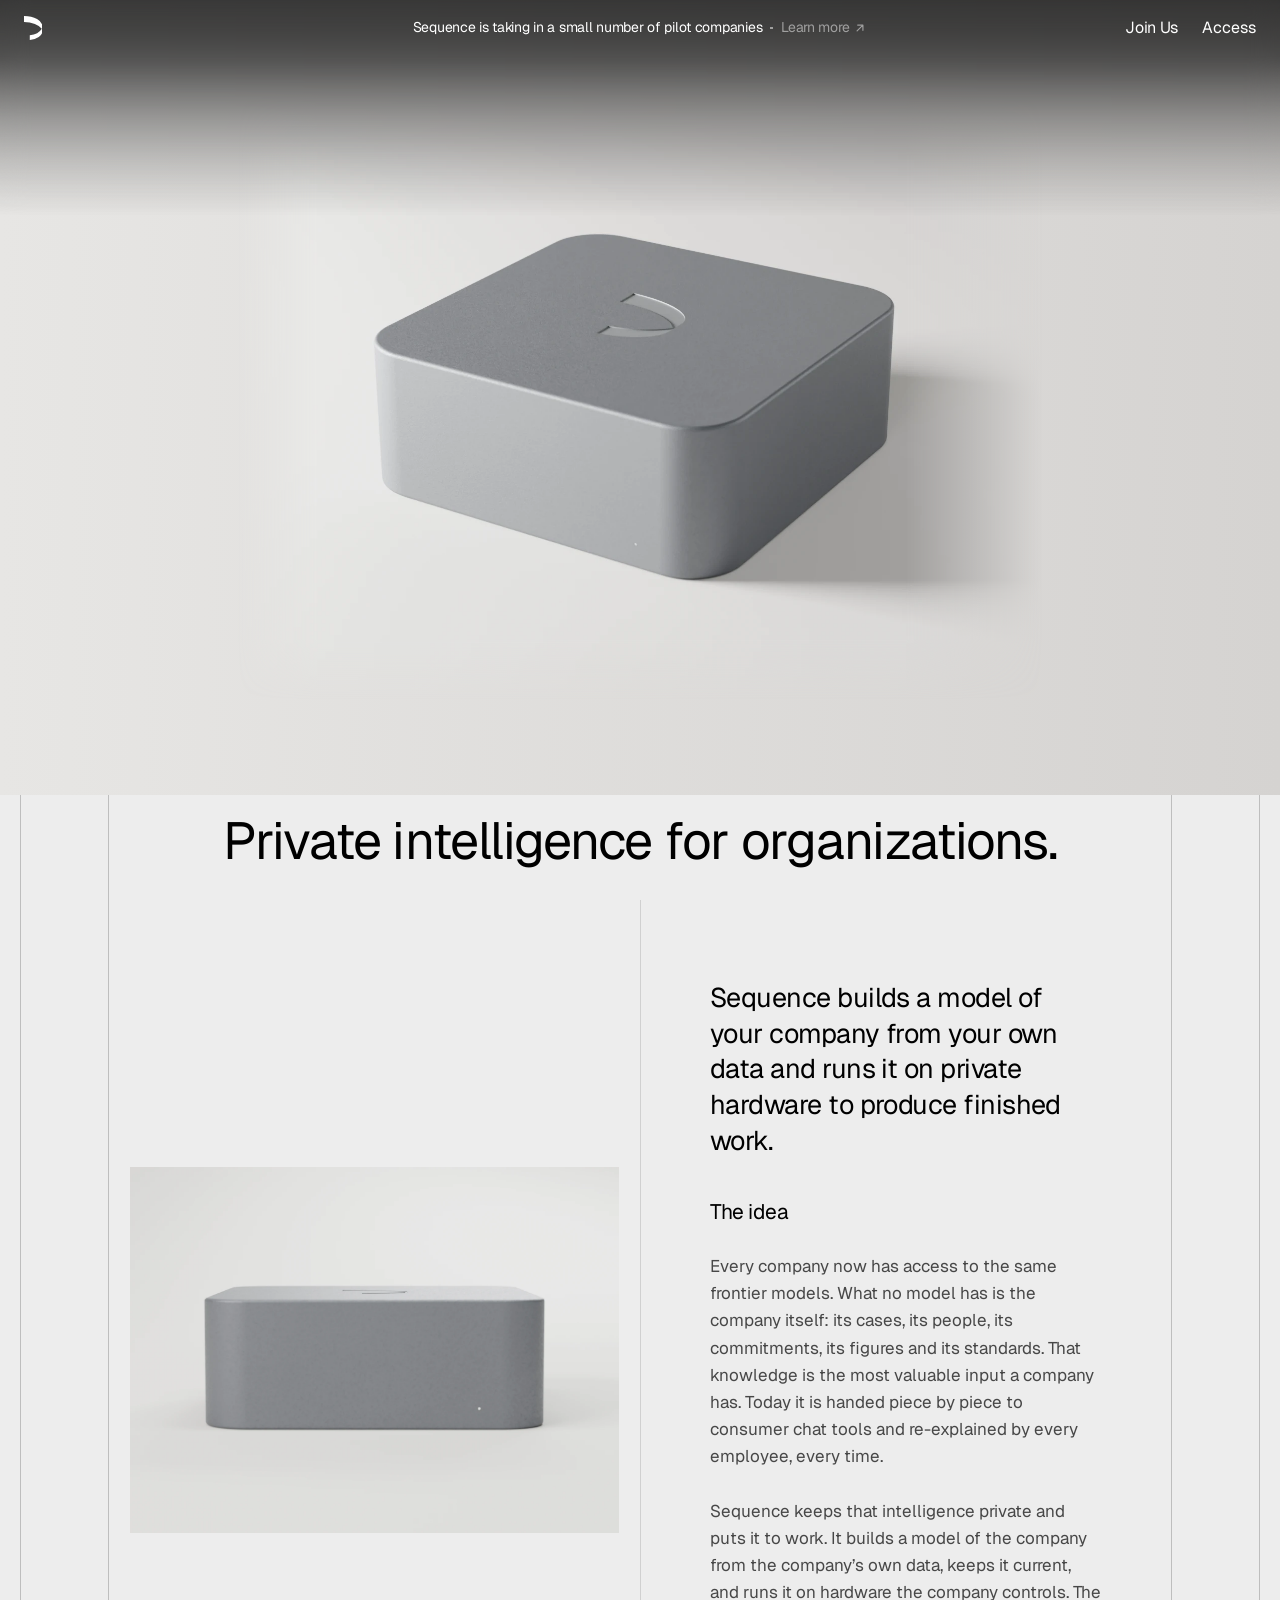
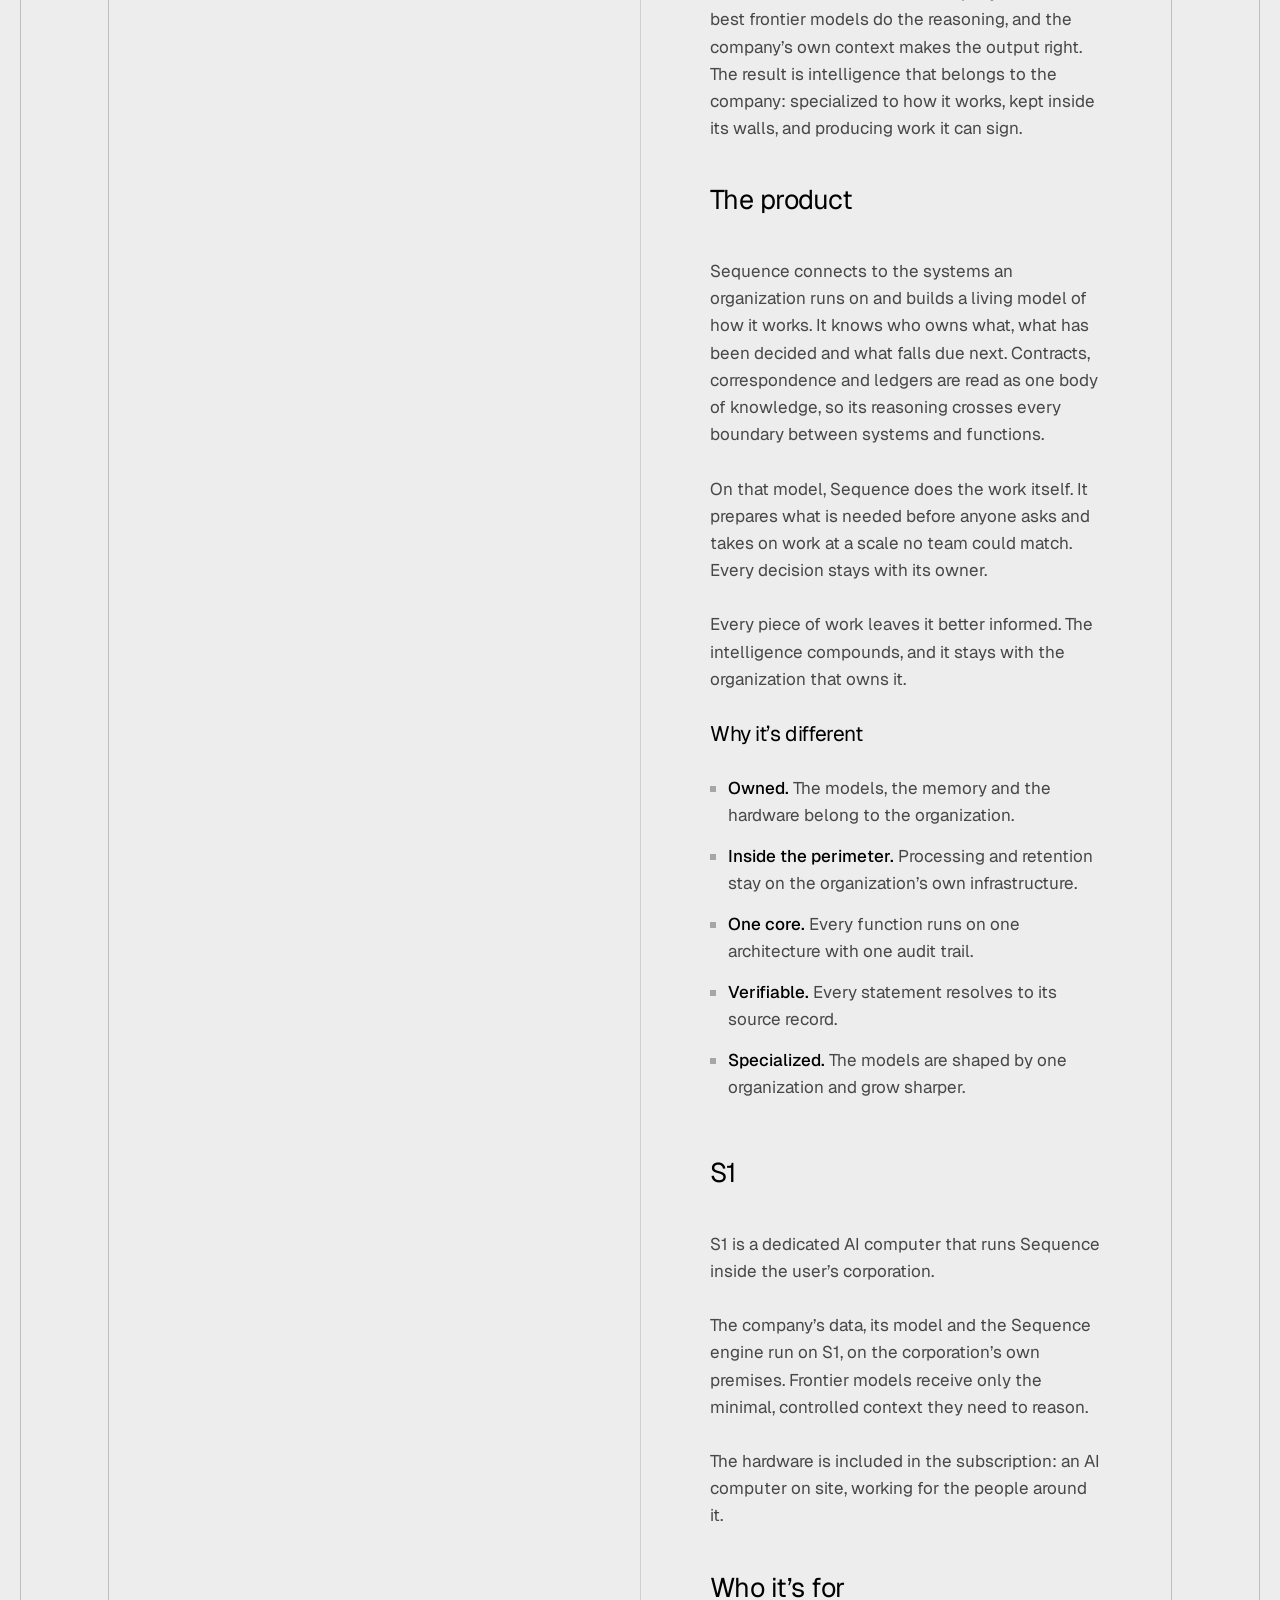
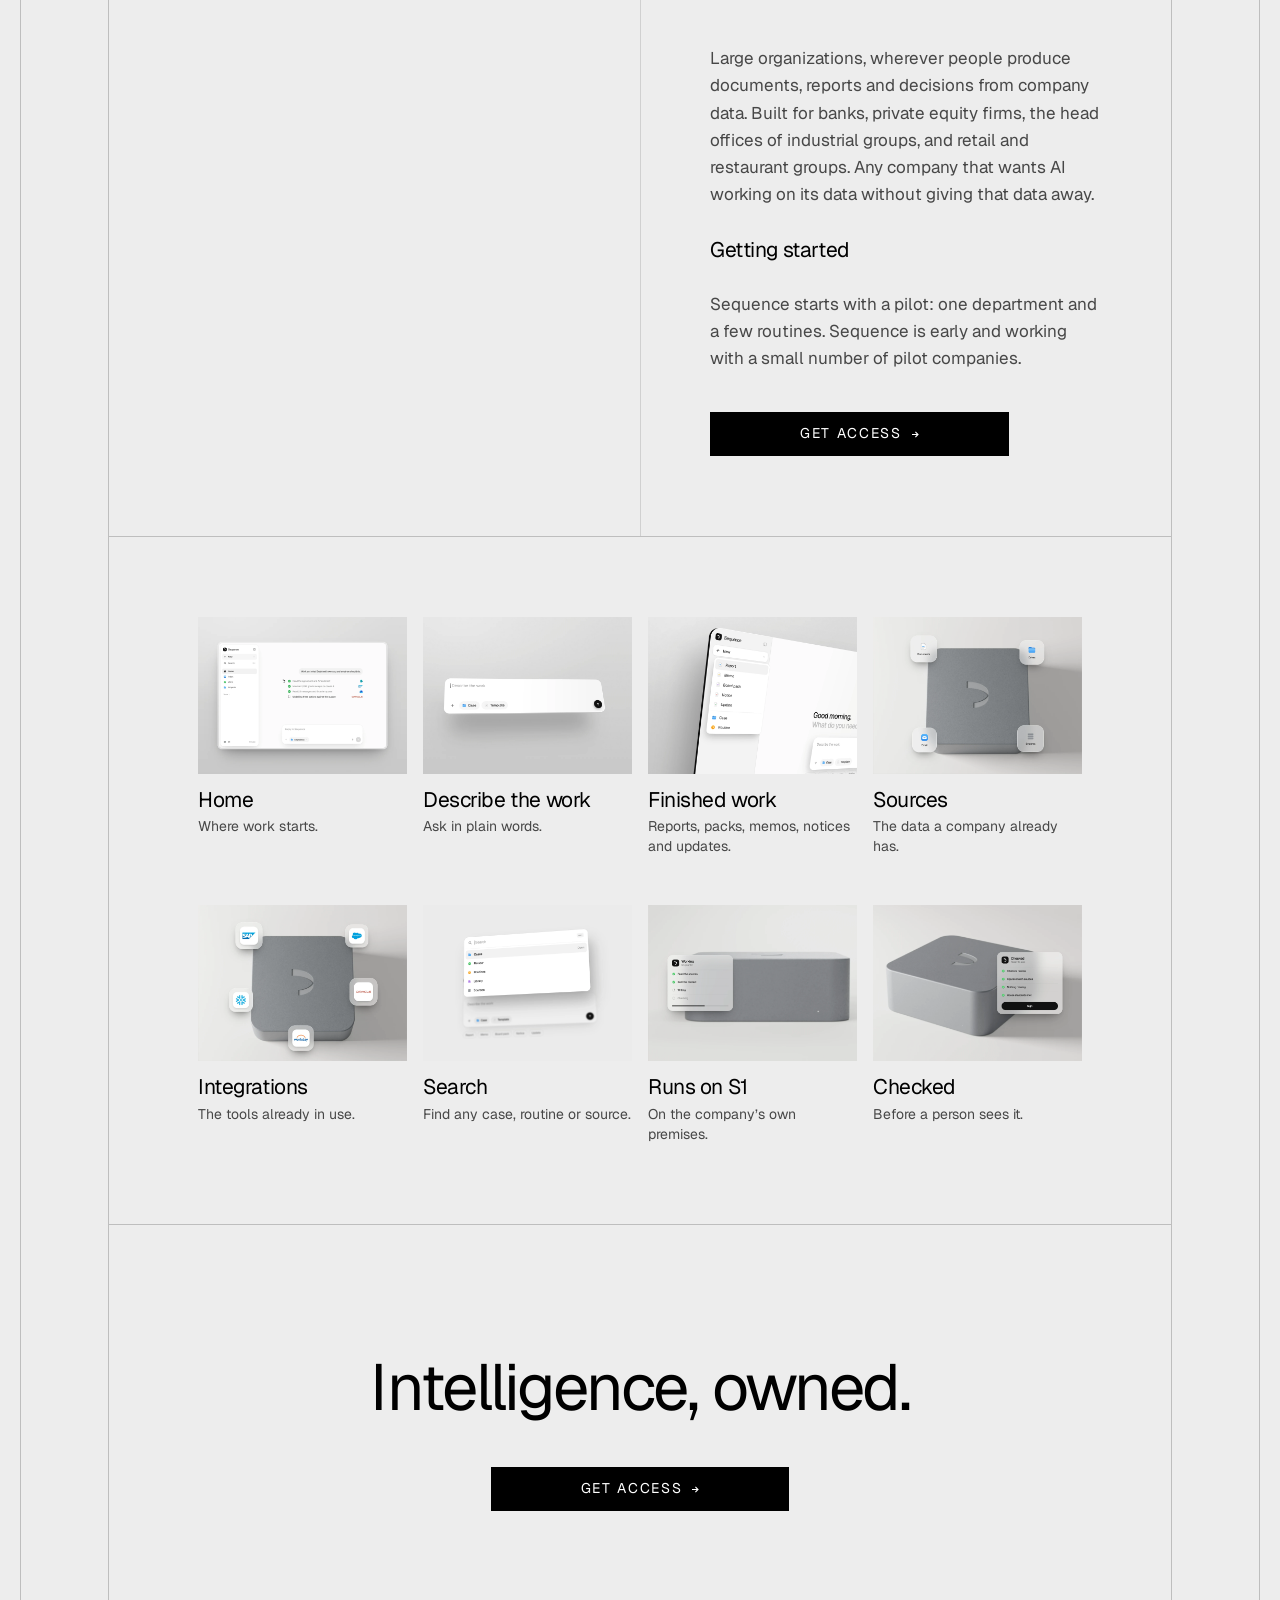
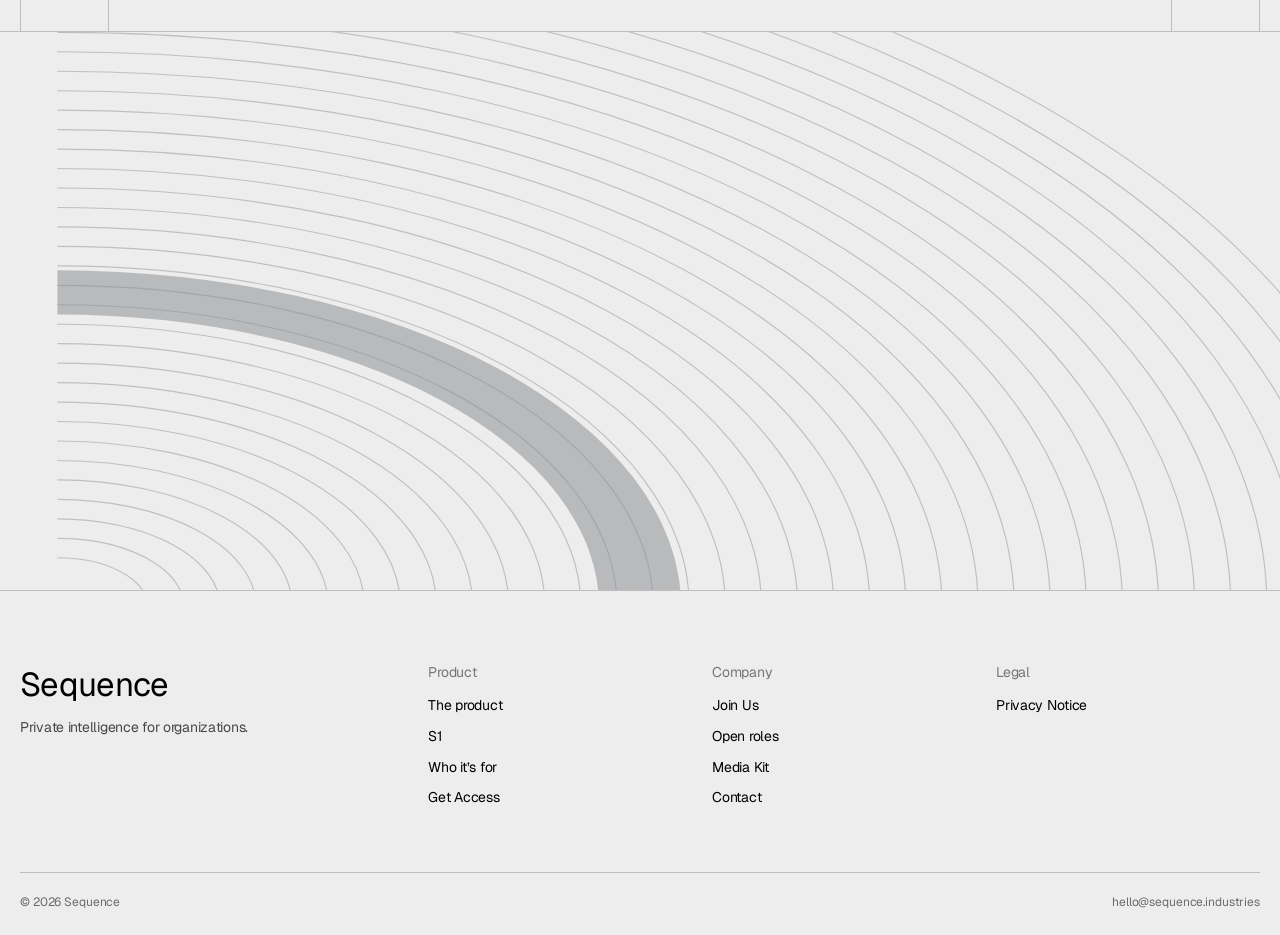
<file: index.html>
<!doctype html>
<html lang="en">
<head>
  <meta charset="utf-8">
  <meta name="viewport" content="width=device-width, initial-scale=1">
  <title>Sequence</title>
  <meta name="description" content="Sequence builds a model of your company from your own data and runs it on private hardware to produce finished work.">
  <!-- Link previews -->
  <meta property="og:url" content="https://sequenceai.co/">
  <meta property="og:type" content="website">
  <meta property="og:site_name" content="Sequence">
  <meta property="og:title" content="Sequence: Private intelligence for organizations">
  <meta property="og:description" content="Sequence builds a model of your company from your own data and runs it on private hardware to produce finished work.">
  <meta property="og:image" content="https://sequenceai.co/assets/share.jpg">
  <meta property="og:image:width" content="1200">
  <meta property="og:image:height" content="630">
  <meta property="og:image:alt" content="S1, a grey square computer with the Sequence mark cut into its lid">
  <meta name="twitter:card" content="summary_large_image">
  <link rel="canonical" href="https://sequenceai.co/">
  <link rel="icon" href="favicon.ico" sizes="32x32">
  <link rel="icon" href="assets/favicon.svg" type="image/svg+xml">
  <link rel="apple-touch-icon" href="assets/apple-touch-icon.png">
  <link rel="preconnect" href="https://fonts.googleapis.com">
  <link rel="preconnect" href="https://fonts.gstatic.com" crossorigin>
  <link href="https://fonts.googleapis.com/css2?family=Geist:wght@400;500;700&display=swap" rel="stylesheet">
  <link rel="stylesheet" href="css/styles.css?v=39">
</head>
<body class="has-announce" data-hero="dark">
  <a class="skip" href="#main">Skip to content</a>

  <div class="announce">
    <div class="announce-inner">
      <a class="announce-link t-mono-12 lg-sub" href="#getting-started">
        Sequence is taking in a small number of pilot companies
        <span class="announce-more"><span>Learn more <svg viewBox="0 0 24 24" fill="none" stroke="currentColor" stroke-width="2" stroke-linecap="round" stroke-linejoin="round" aria-hidden="true"><path d="M7 17 17 7M8 7h9v9"/></svg></span></span>
      </a>
    </div>
  </div>

  <header class="nav is-light" id="nav">
    <div class="nav-inner">
      <a class="nav-mark" href="index.html" aria-label="Home">
        <svg viewBox="0 0 283 369.66" fill="currentColor" aria-hidden="true"><path d="M 0 0 A 292.4 157.6 0 0 1 283 157.52 L 283 234.02 A 224.4 136.9 0 0 1 89 369.66 L 89 296.5 A 237.2 160.6 0 0 0 274.4 197.65 A 293.7 160.2 0 0 0 0 92.82 Z"/></svg>
      </a>
      <nav class="nav-links t-nav" aria-label="Main">
        <a href="join.html">Join Us</a>
        <button type="button" data-open-access>Access</button>
      </nav>
      <button class="nav-toggle" type="button" aria-label="Menu" aria-expanded="false" aria-controls="menu"><span></span></button>
    </div>
  </header>

  <nav class="menu t-h3" id="menu" aria-label="Menu">
    <a href="index.html">Home</a>
    <a href="join.html">Join Us</a>
    <button type="button" data-open-access>Access</button>
  </nav>

  <div class="melt-shade" aria-hidden="true"></div>
  <div class="melt-blur" aria-hidden="true"></div>

  <main id="main">
    <div class="top">
      <section class="hero">
        <div class="hero-media">
          <!-- Image slots: put an <img> inside any .ph block to fill it. -->
          <div class="ph hero-image" data-label="Hero image, 4288 × 2041">
            <img src="assets/hero.webp" alt="S1, a grey square device with rounded corners and the Sequence mark cut into its lid" width="1600" height="1200" fetchpriority="high">
          </div>
        </div>
        <h1 class="hero-title t-h4 lg-h2">Private intelligence for organizations.</h1>
      </section>
      <div class="top-rails" aria-hidden="true"><div class="rail"></div><div class="rail"></div></div>
    </div>

    <div class="shell">
      <div class="rail" aria-hidden="true"></div>

      <div class="shell-main">
        <!-- Phones: the four story images as a swipeable set. -->
        <div class="carousel" id="carousel" tabindex="0" aria-roledescription="carousel" aria-label="Images">
          <div class="carousel-track">
            <figure class="is-active"><div class="ph ph--contain story-image"><img src="assets/box-front.webp" alt="S1 seen from the front, with a small white status light" width="1600" height="1200" loading="lazy"></div></figure>
            <figure><div class="ph ph--contain story-image"><img src="assets/s1-mainboard.webp" alt="The main board inside S1, seen from above, with the chip at its center and memory around it" width="1600" height="1200" loading="lazy"></div></figure>
            <figure><div class="ph ph--contain story-image"><img src="assets/box-top.webp" alt="S1 seen from above, with the Sequence mark cut into the lid" width="1600" height="1200" loading="lazy"></div></figure>
            <figure><div class="ph ph--contain story-image"><img src="assets/s1-flatlay.webp" alt="The parts inside S1 laid out side by side: the main board, the cooler with its copper heat pipes, two fans and the drive" width="1600" height="1200" loading="lazy"></div></figure>
          </div>
          <div class="carousel-dots" aria-hidden="true"><span class="is-active"></span><span></span><span></span><span></span></div>
        </div>

        <div class="story">
          <!-- Desktop: the image beside the text changes at each data-visual marker. -->
          <div class="story-visual">
            <div class="story-sticky">
              <div class="story-frames" id="frames">
                <figure class="is-active"><div class="ph ph--contain story-image"><img src="assets/box-front.webp" alt="S1 seen from the front, with a small white status light" width="1600" height="1200" loading="lazy"></div></figure>
                <figure><div class="ph ph--contain story-image"><img src="assets/s1-mainboard.webp" alt="The main board inside S1, seen from above, with the chip at its center and memory around it" width="1600" height="1200" loading="lazy"></div></figure>
                <figure><div class="ph ph--contain story-image"><img src="assets/box-top.webp" alt="S1 seen from above, with the Sequence mark cut into the lid" width="1600" height="1200" loading="lazy"></div></figure>
                <figure><div class="ph ph--contain story-image"><img src="assets/s1-flatlay.webp" alt="The parts inside S1 laid out side by side: the main board, the cooler with its copper heat pipes, two fans and the drive" width="1600" height="1200" loading="lazy"></div></figure>
              </div>
            </div>
          </div>

          <div class="story-text">
            <div class="story-text-inner">
              <h2 class="t-h5" data-visual="0">Sequence builds a model of your company from your own data and runs it on private hardware to produce finished work.</h2>
              <div class="prose">
                <h3>The idea</h3>
                <p>Every company now has access to the same frontier models. What no model has is the company itself: its cases, its people, its commitments, its figures and its standards. That knowledge is the most valuable input a company has. Today it is handed piece by piece to consumer chat tools and re-explained by every employee, every time.</p>
                <p>Sequence keeps that intelligence private and puts it to work. It builds a model of the company from the company’s own data, keeps it current, and runs it on hardware the company controls. The best frontier models do the reasoning, and the company’s own context makes the output right. The result is intelligence that belongs to the company: specialized to how it works, kept inside its walls, and producing work it can sign.</p>
              </div>

              <h2 class="t-h5" id="product" data-visual="1">The product</h2>
              <div class="prose">
                <p>Sequence connects to the systems an organization runs on and builds a living model of how it works. It knows who owns what, what has been decided and what falls due next. Contracts, correspondence and ledgers are read as one body of knowledge, so its reasoning crosses every boundary between systems and functions.</p>
                <p>On that model, Sequence does the work itself. It prepares what is needed before anyone asks and takes on work at a scale no team could match. Every decision stays with its owner.</p>
                <p>Every piece of work leaves it better informed. The intelligence compounds, and it stays with the organization that owns it.</p>
                <h3>Why it’s different</h3>
                <ul>
                  <li><strong>Owned.</strong> The models, the memory and the hardware belong to the organization.</li>
                  <li><strong>Inside the perimeter.</strong> Processing and retention stay on the organization’s own infrastructure.</li>
                  <li><strong>One core.</strong> Every function runs on one architecture with one audit trail.</li>
                  <li><strong>Verifiable.</strong> Every statement resolves to its source record.</li>
                  <li><strong>Specialized.</strong> The models are shaped by one organization and grow sharper.</li>
                </ul>
              </div>

              <h2 class="t-h5" id="s1" data-visual="2">S1</h2>
              <div class="prose">
                <p>S1 is a dedicated AI computer that runs Sequence inside the user’s corporation.</p>
                <p>The company’s data, its model and the Sequence engine run on S1, on the corporation’s own premises. Frontier models receive only the minimal, controlled context they need to reason.</p>
                <p>The hardware is included in the subscription: an AI computer on site, working for the people around it.</p>
              </div>

              <h2 class="t-h5" id="who-its-for" data-visual="3">Who it’s for</h2>
              <div class="prose">
                <p>Large organizations, wherever people produce documents, reports and decisions from company data. Built for banks, private equity firms, the head offices of industrial groups, and retail and restaurant groups. Any company that wants AI working on its data without giving that data away.</p>
                <h3 id="getting-started">Getting started</h3>
                <p>Sequence starts with a pilot: one department and a few routines. Sequence is early and working with a small number of pilot companies.</p>
              </div>

              <button class="btn btn--cta" type="button" data-open-access>Get Access <svg viewBox="0 0 7 7" fill="none" aria-hidden="true"><path d="M0 3.5h6M3.4.9 6 3.5 3.4 6.1" stroke="currentColor" stroke-width="1.1"/></svg></button>
            </div>
          </div>
        </div>

        <!-- Product features. Each card is a button that opens the feature view at
             the end of the page; .feature-more holds the text the view shows. -->
        <section class="features" aria-label="Product">
          <div class="features-grid">
            <article class="feature">
              <button class="feature-open" type="button" aria-haspopup="dialog">
                <span class="ph feature-shot"><img src="assets/product/home-4x3.webp" alt="Sequence at work on one request, what a supplier owes and what to do, in four steps across SharePoint, SAP, Outlook and Oracle" width="1600" height="1200" loading="lazy"></span>
                <span class="feature-body">
                  <span class="t-h6">Home</span>
                  <span class="t-small muted">Where work starts.</span>
                </span>
              </button>
              <div class="feature-more" hidden>
                <p>Sequence opens on one question: what do you need done? From here a person starts new work, opens a case, or reviews what is ready to sign.</p>
              </div>
            </article>
            <article class="feature">
              <button class="feature-open" type="button" aria-haspopup="dialog">
                <span class="ph feature-shot"><img src="assets/product/chat-bar-4x3.webp" alt="The input bar, with options to add a case or a template" width="1600" height="1200" loading="lazy"></span>
                <span class="feature-body">
                  <span class="t-h6">Describe the work</span>
                  <span class="t-small muted">Ask in plain words.</span>
                </span>
              </button>
              <div class="feature-more" hidden>
                <p>Describe the work in plain words, and add a case or a template if it helps.</p>
                <p>Sequence produces finished work, not chat answers.</p>
              </div>
            </article>
            <article class="feature">
              <button class="feature-open" type="button" aria-haspopup="dialog">
                <span class="ph feature-shot"><img src="assets/product/new-menu-4x3.webp" alt="The New menu listing report, memo, board pack, notice and update" width="1600" height="1200" loading="lazy"></span>
                <span class="feature-body">
                  <span class="t-h6">Finished work</span>
                  <span class="t-small muted">Reports, packs, memos, notices and updates.</span>
                </span>
              </button>
              <div class="feature-more" hidden>
                <p>Sequence writes reports, packs, memos, notices and updates, on a schedule or when something falls due.</p>
                <p>The output is something a person signs, not something they fix.</p>
              </div>
            </article>
            <article class="feature">
              <button class="feature-open" type="button" aria-haspopup="dialog">
                <span class="ph feature-shot"><img src="assets/product/sources.webp" alt="S1 seen from above, with tiles for documents, drives, email and systems" width="1600" height="1200" loading="lazy"></span>
                <span class="feature-body">
                  <span class="t-h6">Sources</span>
                  <span class="t-small muted">The data a company already has.</span>
                </span>
              </button>
              <div class="feature-more" hidden>
                <p>Sequence connects to the data a company already has: documents, drives, email and internal systems.</p>
                <p>From that data it builds a model of the company, covering who works on what, the plans, the deadlines and commitments, the figures, and the standards the company holds itself to.</p>
              </div>
            </article>
            <article class="feature">
              <button class="feature-open" type="button" aria-haspopup="dialog">
                <span class="ph feature-shot"><img src="assets/product/integrations-enterprise.webp" alt="S1 seen from above, with the logos of SAP, Salesforce, Oracle, Snowflake and Workday" width="1600" height="1200" loading="lazy"></span>
                <span class="feature-body">
                  <span class="t-h6">Integrations</span>
                  <span class="t-small muted">The tools already in use.</span>
                </span>
              </button>
              <div class="feature-more" hidden>
                <p>Sequence connects to the systems a company already runs on, including SAP, Salesforce, Oracle, Snowflake and Workday.</p>
                <p>It also reads the documents and email in SharePoint, OneDrive, Outlook, Google Drive and Gmail.</p>
              </div>
            </article>
            <article class="feature">
              <button class="feature-open" type="button" aria-haspopup="dialog">
                <span class="ph feature-shot"><img src="assets/product/search.webp" alt="The search panel open over the interface" width="1600" height="1200" loading="lazy"></span>
                <span class="feature-body">
                  <span class="t-h6">Search</span>
                  <span class="t-small muted">Find any case, routine or source.</span>
                </span>
              </button>
              <div class="feature-more" hidden>
                <p>Search across cases, routines, the library and sources from one place.</p>
              </div>
            </article>
            <article class="feature">
              <button class="feature-open" type="button" aria-haspopup="dialog">
                <span class="ph feature-shot"><img src="assets/product/working.webp" alt="A panel showing Sequence at work, in front of S1" width="1600" height="1200" loading="lazy"></span>
                <span class="feature-body">
                  <span class="t-h6">Runs on S1</span>
                  <span class="t-small muted">On the company’s own premises.</span>
                </span>
              </button>
              <div class="feature-more" hidden>
                <p>The company’s data, its model and the Sequence engine run on S1, on the corporation’s own premises.</p>
                <p>Frontier models receive only the minimal, controlled context they need to reason.</p>
              </div>
            </article>
            <article class="feature">
              <button class="feature-open" type="button" aria-haspopup="dialog">
                <span class="ph feature-shot"><img src="assets/product/checked.webp" alt="A panel listing four passed checks and a Sign button, in front of S1" width="1600" height="1200" loading="lazy"></span>
                <span class="feature-body">
                  <span class="t-h6">Checked</span>
                  <span class="t-small muted">Before a person sees it.</span>
                </span>
              </button>
              <div class="feature-more" hidden>
                <p>Every draft is checked before a person sees it: citations resolve, numbers match the sources, nothing is missing.</p>
                <p>People review, edit and sign. Sequence learns from every edit.</p>
              </div>
            </article>
          </div>
        </section>

        <div class="band band--closing">
          <p class="t-h3 lg-h1">Intelligence, owned.</p>
          <button class="btn btn--cta" type="button" data-open-access>Get Access <svg viewBox="0 0 7 7" fill="none" aria-hidden="true"><path d="M0 3.5h6M3.4.9 6 3.5 3.4 6.1" stroke="currentColor" stroke-width="1.1"/></svg></button>
        </div>
      </div>

      <div class="rail" aria-hidden="true"></div>
    </div>
  </main>

  <footer class="footer">
    <div class="footer-art">
      <div class="ph ph--contain"><img src="assets/footer-field.svg" alt="" width="390" height="170"></div>
    </div>
    <div class="footer-base">
      <div class="footer-top">
        <div class="footer-brand">
          <p class="t-h4">Sequence</p>
          <p class="t-sub muted">Private intelligence for organizations.</p>
        </div>
        <nav class="footer-cols" aria-label="Footer">
          <div class="footer-col">
            <p>Product</p>
            <a href="#product">The product</a>
            <a href="#s1">S1</a>
            <a href="#who-its-for">Who it’s for</a>
            <button type="button" data-open-access>Get Access</button>
          </div>
          <div class="footer-col">
            <p>Company</p>
            <a href="join.html">Join Us</a>
            <a href="join.html#roles">Open roles</a>
            <a href="assets/sequence-media-kit.zip" download>Media Kit</a>
            <a href="mailto:hello@sequence.industries">Contact</a>
          </div>
          <div class="footer-col">
            <p>Legal</p>
            <a href="privacy.html">Privacy Notice</a>
          </div>
        </nav>
      </div>
      <div class="footer-bar">
        <span>© 2026 Sequence</span>
        <a href="mailto:hello@sequence.industries">hello@sequence.industries</a>
      </div>
    </div>
  </footer>

  <dialog class="access" id="access" aria-labelledby="access-title">
    <div class="access-panel">
      <button class="access-close" type="button" aria-label="Close">
        <svg viewBox="0 0 18 18" fill="none" stroke="currentColor" aria-hidden="true"><path d="M3 3l12 12M15 3 3 15"/></svg>
      </button>
      <div class="access-media">
        <div class="ph" data-label="Image, 568 × 990">
          <img src="assets/product/sidebar.webp" alt="The Sequence sidebar: New, Search, Home, Review, Cases, Routines, Library and Sources" width="1600" height="1600" loading="lazy">
        </div>
      </div>
      <div class="access-body">
        <h2 class="access-title" id="access-title">Get early
access.</h2>
        <p class="access-note t-p">Sequence starts with a pilot: one department and a few routines.</p>
        <form class="access-form" id="access-form">
          <label class="sr-only" for="access-email">Email address</label>
          <input id="access-email" name="email" type="email" placeholder="hello@example.com" autocomplete="email" required maxlength="254">
          <input class="hp" name="website" tabindex="-1" autocomplete="off" aria-hidden="true">
          <button class="btn btn--block" type="submit">Submit <svg viewBox="0 0 7 7" fill="none" aria-hidden="true"><path d="M0 3.5h6M3.4.9 6 3.5 3.4 6.1" stroke="currentColor" stroke-width="1.1"/></svg></button>
        </form>
        <p class="access-status t-mono-12" id="access-status" role="status"></p>
      </div>
    </div>
  </dialog>

  <dialog class="access access--feature" id="feature" aria-labelledby="feature-title">
    <div class="access-panel">
      <button class="access-close" type="button" aria-label="Close">
        <svg viewBox="0 0 18 18" fill="none" stroke="currentColor" aria-hidden="true"><path d="M3 3l12 12M15 3 3 15"/></svg>
      </button>
      <div class="access-media">
        <div class="ph"><img id="feature-image" alt="" width="1600" height="1200"></div>
      </div>
      <div class="access-body">
        <h2 class="t-h4" id="feature-title"></h2>
        <div class="feature-text t-p" id="feature-text"></div>
      </div>
    </div>
  </dialog>

  <script src="js/main.js?v=9" defer></script>
</body>
</html>
</file>
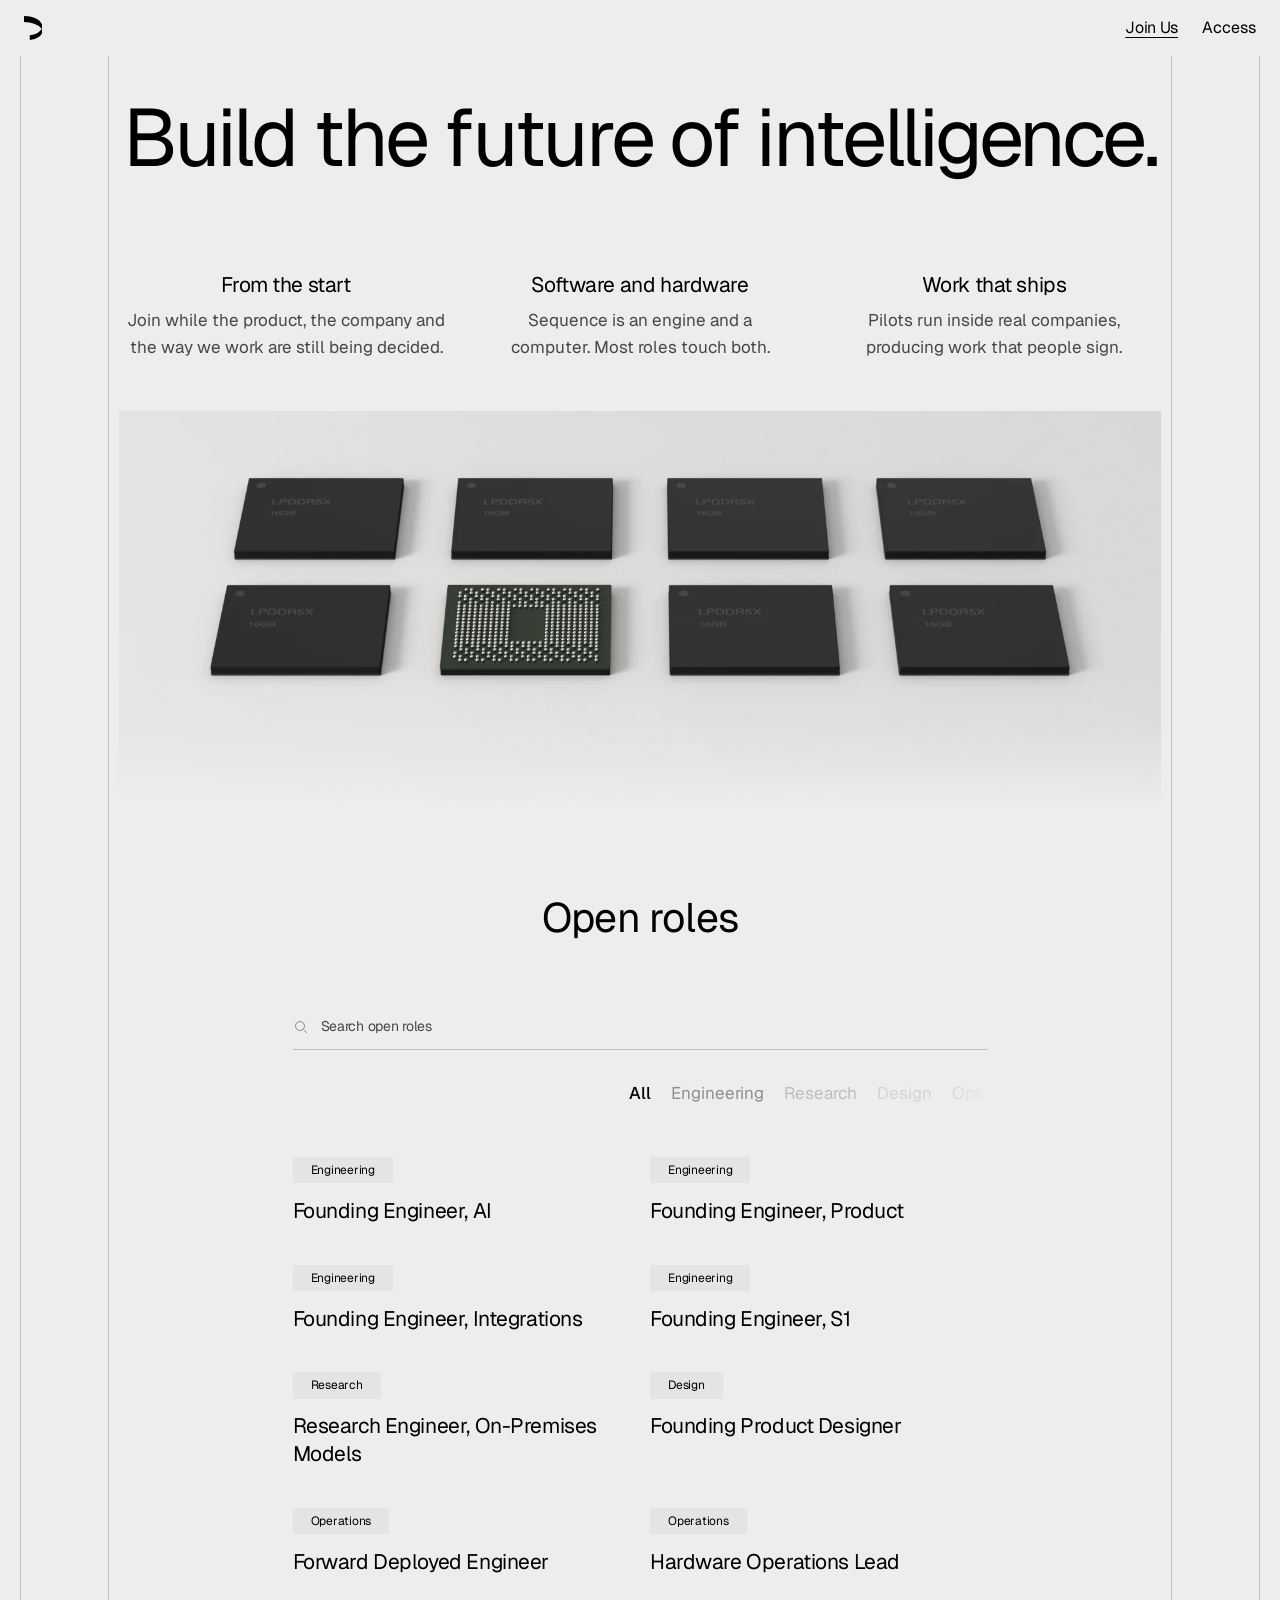
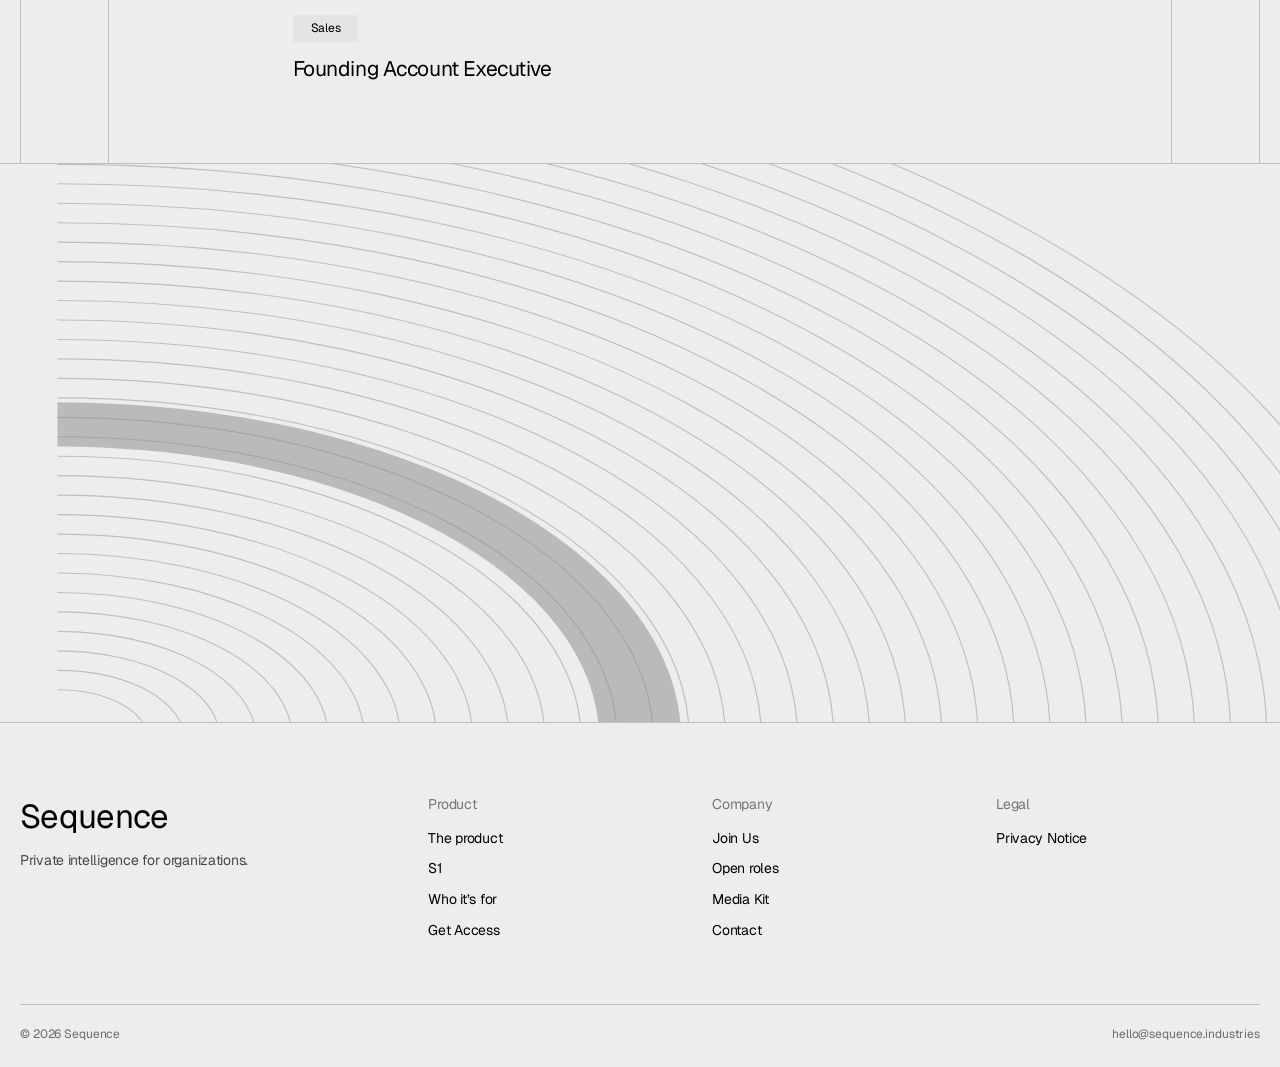
<file: join.html>
<!doctype html>
<html lang="en">
<head>
  <meta charset="utf-8">
  <meta name="viewport" content="width=device-width, initial-scale=1">
  <title>Join Us | Sequence</title>
  <meta name="description" content="Open roles at Sequence. Join early and help build the future of intelligence.">
  <!-- Link previews -->
  <meta property="og:url" content="https://sequenceai.co/join.html">
  <meta property="og:type" content="website">
  <meta property="og:site_name" content="Sequence">
  <meta property="og:title" content="Join Us | Sequence">
  <meta property="og:description" content="Open roles at Sequence. Join early and help build the future of intelligence.">
  <meta property="og:image" content="https://sequenceai.co/assets/share.jpg">
  <meta property="og:image:width" content="1200">
  <meta property="og:image:height" content="630">
  <meta property="og:image:alt" content="S1, a grey square computer with the Sequence mark cut into its lid">
  <meta name="twitter:card" content="summary_large_image">
  <link rel="canonical" href="https://sequenceai.co/join.html">
  <link rel="icon" href="favicon.ico" sizes="32x32">
  <link rel="icon" href="assets/favicon.svg" type="image/svg+xml">
  <link rel="apple-touch-icon" href="assets/apple-touch-icon.png">
  <link rel="preconnect" href="https://fonts.googleapis.com">
  <link rel="preconnect" href="https://fonts.gstatic.com" crossorigin>
  <link href="https://fonts.googleapis.com/css2?family=Geist:wght@400;500;700&display=swap" rel="stylesheet">
  <link rel="stylesheet" href="css/styles.css?v=39">
</head>
<body>
  <a class="skip" href="#main">Skip to content</a>

  <header class="nav" id="nav">
    <div class="nav-inner">
      <a class="nav-mark" href="index.html" aria-label="Home">
        <svg viewBox="0 0 283 369.66" fill="currentColor" aria-hidden="true"><path d="M 0 0 A 292.4 157.6 0 0 1 283 157.52 L 283 234.02 A 224.4 136.9 0 0 1 89 369.66 L 89 296.5 A 237.2 160.6 0 0 0 274.4 197.65 A 293.7 160.2 0 0 0 0 92.82 Z"/></svg>
      </a>
      <nav class="nav-links t-nav" aria-label="Main">
        <a href="join.html" aria-current="page">Join Us</a>
        <button type="button" data-open-access>Access</button>
      </nav>
      <button class="nav-toggle" type="button" aria-label="Menu" aria-expanded="false" aria-controls="menu"><span></span></button>
    </div>
  </header>

  <nav class="menu t-h3" id="menu" aria-label="Menu">
    <a href="index.html">Home</a>
    <a href="join.html">Join Us</a>
    <button type="button" data-open-access>Access</button>
  </nav>

  <main id="main">
    <div class="top">
      <section class="join-hero">
        <div class="join-hero-head">
          <h1 class="join-hero-title t-h3 lg-display">Build the future of intelligence.</h1>
          <div class="join-features">
            <div class="join-feature">
              <p class="t-h6">From the start</p>
              <p class="t-p muted">Join while the product, the company and the way we work are still being decided.</p>
            </div>
            <div class="join-feature">
              <p class="t-h6">Software and hardware</p>
              <p class="t-p muted">Sequence is an engine and a computer. Most roles touch both.</p>
            </div>
            <div class="join-feature">
              <p class="t-h6">Work that ships</p>
              <p class="t-p muted">Pilots run inside real companies, producing work that people sign.</p>
            </div>
          </div>
        </div>
        <div class="join-media">
          <div class="ph" data-label="Team image, 992 × 400">
            <img src="assets/s1-memory.webp" alt="Eight memory chips from inside S1, one turned over to show its solder balls" width="1600" height="1200" fetchpriority="high">
          </div>
        </div>
      </section>
      <div class="top-rails" aria-hidden="true"><div class="rail"></div><div class="rail"></div></div>
    </div>

    <div class="shell">
      <div class="rail" aria-hidden="true"></div>

      <div class="shell-main">
        <section class="roles" id="roles">
          <div class="roles-inner">
            <h2 class="t-h4 lg-h3">Open roles</h2>
            <div class="roles-main">
              <div class="roles-block">
                <div class="roles-controls">
                  <div class="roles-search">
                    <label class="sr-only" for="roles-search">Search open roles</label>
                    <input class="t-sub" id="roles-search" type="search" placeholder="Search open roles" autocomplete="off">
                    <svg viewBox="0 0 16 16" fill="none" stroke="currentColor" aria-hidden="true"><circle cx="7" cy="7" r="4.5"/><path d="m10.5 10.5 3.5 3.5"/></svg>
                  </div>
                  <div class="roles-tabs" id="roles-tabs">
                    <div class="roles-tabs-track">
                      <button type="button" data-team="all">All</button>
                      <button type="button" data-team="Engineering">Engineering</button>
                      <button type="button" data-team="Research">Research</button>
                      <button type="button" data-team="Design">Design</button>
                      <button type="button" data-team="Operations">Operations</button>
                      <button type="button" data-team="Sales">Sales</button>
                    </div>
                  </div>
                </div>
                <div class="roles-list" id="roles-list">
                  <div class="role" data-team="Engineering">
                    <button class="role-open" type="button" aria-haspopup="dialog" aria-label="Founding Engineer, AI"></button>
                    <p class="t-tiny">Engineering</p>
                    <h3 class="t-h6">Founding Engineer, AI</h3>
                    <div class="role-more" hidden>
                      <p>You’ll build the engine at the centre of Sequence: how it reads a company’s data, plans a piece of work, drafts it with frontier models, and checks every citation and figure before a person sees it.</p>
                      <p>You have shipped systems built on language models to real users, and you care more about a correct answer than a clever demo.</p>
                    </div>
                  </div>
                  <div class="role" data-team="Engineering">
                    <button class="role-open" type="button" aria-haspopup="dialog" aria-label="Founding Engineer, Product"></button>
                    <p class="t-tiny">Engineering</p>
                    <h3 class="t-h6">Founding Engineer, Product</h3>
                    <div class="role-more" hidden>
                      <p>You’ll build the app people work in every day: starting work, following a case, reviewing a draft and signing it. It has to be fast, calm and exact.</p>
                      <p>You have built product end to end, from the data model to the last detail of the interface, and you notice when something is a few pixels or a few milliseconds off.</p>
                    </div>
                  </div>
                  <div class="role" data-team="Engineering">
                    <button class="role-open" type="button" aria-haspopup="dialog" aria-label="Founding Engineer, Integrations"></button>
                    <p class="t-tiny">Engineering</p>
                    <h3 class="t-h6">Founding Engineer, Integrations</h3>
                    <div class="role-more" hidden>
                      <p>You’ll connect Sequence to the systems companies already run on, starting with SharePoint, OneDrive, Outlook, Google Drive and Gmail, and keep each company’s model current as its data changes.</p>
                      <p>You have worked with enterprise APIs, permissions and large, messy data, and you know a connector is only finished when it is reliable.</p>
                    </div>
                  </div>
                  <div class="role" data-team="Engineering">
                    <button class="role-open" type="button" aria-haspopup="dialog" aria-label="Founding Engineer, S1"></button>
                    <p class="t-tiny">Engineering</p>
                    <h3 class="t-h6">Founding Engineer, S1</h3>
                    <div class="role-more" hidden>
                      <p>You’ll own the software on S1, the computer that runs Sequence on a customer’s premises: the operating system, security, remote updates and monitoring across every unit in the field.</p>
                      <p>You have run Linux systems in production, ideally on hardware you could touch, and you treat a customer’s security team as the first reviewer of your work.</p>
                    </div>
                  </div>
                  <div class="role" data-team="Research">
                    <button class="role-open" type="button" aria-haspopup="dialog" aria-label="Research Engineer, On-Premises Models"></button>
                    <p class="t-tiny">Research</p>
                    <h3 class="t-h6">Research Engineer, On-Premises Models</h3>
                    <div class="role-more" hidden>
                      <p>You’ll make models run well on S1 itself, so sensitive work can be processed without leaving the building: choosing open models, tuning how they run, and serving them fast within the limits of one machine.</p>
                      <p>You have evaluated or served models yourself, and you measure quality on real tasks, not on benchmarks alone.</p>
                    </div>
                  </div>
                  <div class="role" data-team="Design">
                    <button class="role-open" type="button" aria-haspopup="dialog" aria-label="Founding Product Designer"></button>
                    <p class="t-tiny">Design</p>
                    <h3 class="t-h6">Founding Product Designer</h3>
                    <div class="role-more" hidden>
                      <p>You’ll design how people give Sequence work and sign what it produces, across the app, S1 and the website. What you set becomes the standard the rest of the product follows.</p>
                      <p>You have shipped product work you can show, strong typography, and the judgement to remove what a screen doesn’t need.</p>
                    </div>
                  </div>
                  <div class="role" data-team="Operations">
                    <button class="role-open" type="button" aria-haspopup="dialog" aria-label="Forward Deployed Engineer"></button>
                    <p class="t-tiny">Operations</p>
                    <h3 class="t-h6">Forward Deployed Engineer</h3>
                    <div class="role-more" hidden>
                      <p>You’ll run pilots inside customer companies: install S1, connect their sources, set up the first routines with their team, and bring what you learn straight back into the product.</p>
                      <p>You are an engineer who is at ease in a finance or legal department, and you like being the person who makes it work on the day.</p>
                    </div>
                  </div>
                  <div class="role" data-team="Operations">
                    <button class="role-open" type="button" aria-haspopup="dialog" aria-label="Hardware Operations Lead"></button>
                    <p class="t-tiny">Operations</p>
                    <h3 class="t-h6">Hardware Operations Lead</h3>
                    <div class="role-more" hidden>
                      <p>You’ll take S1 from parts to a running computer on a customer’s premises: sourcing, assembly, testing, shipping and installation, then keeping every unit in the field healthy.</p>
                      <p>You have brought a physical product to customers before, and you are comfortable owning suppliers, logistics and quality at once.</p>
                    </div>
                  </div>
                  <div class="role" data-team="Sales">
                    <button class="role-open" type="button" aria-haspopup="dialog" aria-label="Founding Account Executive"></button>
                    <p class="t-tiny">Sales</p>
                    <h3 class="t-h6">Founding Account Executive</h3>
                    <div class="role-more" hidden>
                      <p>You’ll find and close Sequence’s first pilots with banks, private equity firms and the head offices of industrial groups, and turn successful pilots into subscriptions.</p>
                      <p>You have sold software to large companies, you can talk to a CFO and a head of IT in the same meeting, and you want to write the sales playbook yourself.</p>
                    </div>
                  </div>
                </div>
                <p class="roles-empty t-p" id="roles-empty" hidden>No roles match. Clear the search or pick another team.</p>
              </div>
              <button class="btn" type="button" id="roles-more">See All <svg viewBox="0 0 7 7" fill="none" aria-hidden="true"><path d="M0 3.5h6M3.4.9 6 3.5 3.4 6.1" stroke="currentColor" stroke-width="1.1"/></svg></button>
            </div>
          </div>
        </section>

      </div>

      <div class="rail" aria-hidden="true"></div>
    </div>
  </main>

  <footer class="footer">
    <div class="footer-art">
      <div class="ph ph--contain"><img src="assets/footer-field.svg" alt="" width="390" height="170"></div>
    </div>
    <div class="footer-base">
      <div class="footer-top">
        <div class="footer-brand">
          <p class="t-h4">Sequence</p>
          <p class="t-sub muted">Private intelligence for organizations.</p>
        </div>
        <nav class="footer-cols" aria-label="Footer">
          <div class="footer-col">
            <p>Product</p>
            <a href="index.html#product">The product</a>
            <a href="index.html#s1">S1</a>
            <a href="index.html#who-its-for">Who it’s for</a>
            <button type="button" data-open-access>Get Access</button>
          </div>
          <div class="footer-col">
            <p>Company</p>
            <a href="join.html">Join Us</a>
            <a href="join.html#roles">Open roles</a>
            <a href="assets/sequence-media-kit.zip" download>Media Kit</a>
            <a href="mailto:hello@sequence.industries">Contact</a>
          </div>
          <div class="footer-col">
            <p>Legal</p>
            <a href="privacy.html">Privacy Notice</a>
          </div>
        </nav>
      </div>
      <div class="footer-bar">
        <span>© 2026 Sequence</span>
        <a href="mailto:hello@sequence.industries">hello@sequence.industries</a>
      </div>
    </div>
  </footer>

  <dialog class="access" id="access" aria-labelledby="access-title">
    <div class="access-panel">
      <button class="access-close" type="button" aria-label="Close">
        <svg viewBox="0 0 18 18" fill="none" stroke="currentColor" aria-hidden="true"><path d="M3 3l12 12M15 3 3 15"/></svg>
      </button>
      <div class="access-media">
        <div class="ph" data-label="Image, 568 × 990">
          <img src="assets/product/sidebar.webp" alt="The Sequence sidebar: New, Search, Home, Review, Cases, Routines, Library and Sources" width="1600" height="1600" loading="lazy">
        </div>
      </div>
      <div class="access-body">
        <h2 class="access-title" id="access-title">Get early
access.</h2>
        <p class="access-note t-p">Sequence starts with a pilot: one department and a few routines.</p>
        <form class="access-form" id="access-form">
          <label class="sr-only" for="access-email">Email address</label>
          <input id="access-email" name="email" type="email" placeholder="hello@example.com" autocomplete="email" required maxlength="254">
          <input class="hp" name="website" tabindex="-1" autocomplete="off" aria-hidden="true">
          <button class="btn btn--block" type="submit">Submit <svg viewBox="0 0 7 7" fill="none" aria-hidden="true"><path d="M0 3.5h6M3.4.9 6 3.5 3.4 6.1" stroke="currentColor" stroke-width="1.1"/></svg></button>
        </form>
        <p class="access-status t-mono-12" id="access-status" role="status"></p>
      </div>
    </div>
  </dialog>

  <dialog class="access access--role" id="role" aria-labelledby="role-title">
    <div class="access-panel">
      <button class="access-close" type="button" aria-label="Close">
        <svg viewBox="0 0 18 18" fill="none" stroke="currentColor" aria-hidden="true"><path d="M3 3l12 12M15 3 3 15"/></svg>
      </button>
      <div class="access-body">
        <p class="t-sub muted" id="role-team"></p>
        <h2 class="t-h4" id="role-title"></h2>
        <div class="feature-text t-p" id="role-text"></div>
        <form class="access-form role-form" id="role-form">
          <label class="sr-only" for="role-name">Name</label>
          <input id="role-name" name="name" type="text" placeholder="Your name" autocomplete="name" required maxlength="200">
          <label class="sr-only" for="role-email">Email address</label>
          <input id="role-email" name="email" type="email" placeholder="hello@example.com" autocomplete="email" required maxlength="254">
          <label class="sr-only" for="role-link">LinkedIn or a link to your CV</label>
          <input id="role-link" name="link" type="text" inputmode="url" placeholder="LinkedIn or a link to your CV" autocomplete="url" required maxlength="500">
          <label class="sr-only" for="role-note">Note</label>
          <textarea id="role-note" name="note" rows="3" placeholder="Anything else you want us to know (optional)" maxlength="4000"></textarea>
          <input class="hp" name="website" tabindex="-1" autocomplete="off" aria-hidden="true">
          <button class="btn btn--block" type="submit">Apply <svg viewBox="0 0 7 7" fill="none" aria-hidden="true"><path d="M0 3.5h6M3.4.9 6 3.5 3.4 6.1" stroke="currentColor" stroke-width="1.1"/></svg></button>
        </form>
        <p class="access-status t-mono-12" id="role-status" role="status"></p>
      </div>
    </div>
  </dialog>

  <script src="js/main.js?v=9" defer></script>
</body>
</html>
</file>
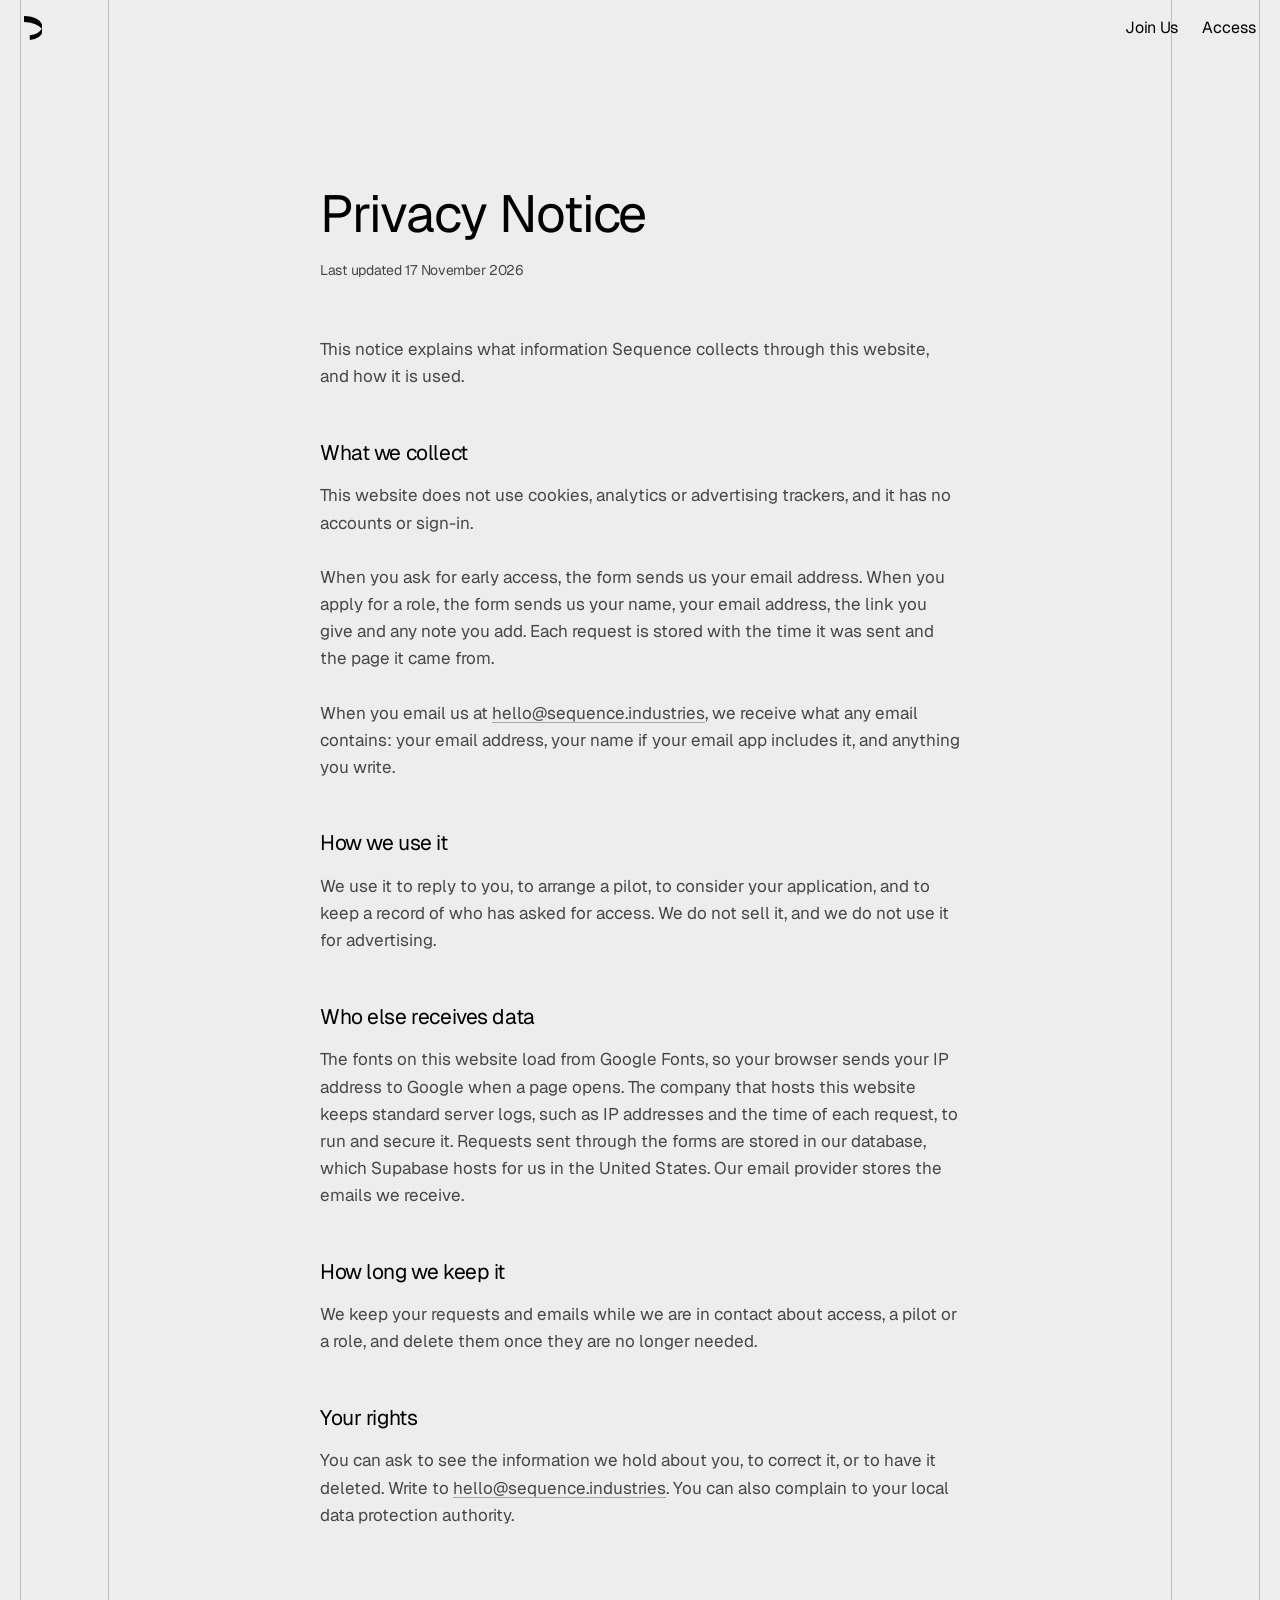
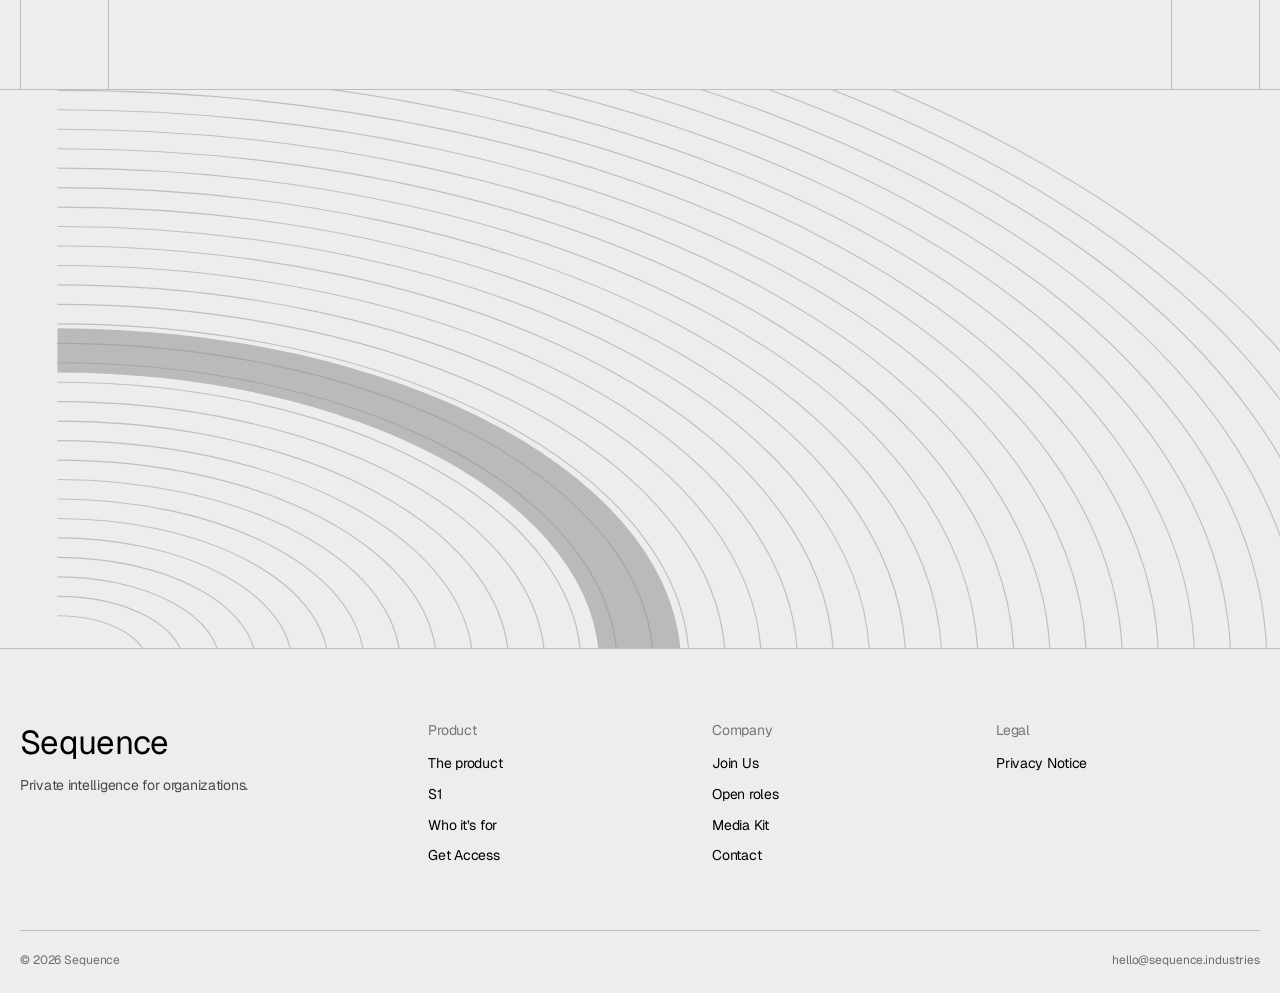
<file: privacy.html>
<!doctype html>
<html lang="en">
<head>
  <meta charset="utf-8">
  <meta name="viewport" content="width=device-width, initial-scale=1">
  <title>Privacy Notice | Sequence</title>
  <meta name="description" content="How Sequence handles the information you share through this website.">
  <!-- Link previews -->
  <meta property="og:url" content="https://sequenceai.co/privacy.html">
  <meta property="og:type" content="website">
  <meta property="og:site_name" content="Sequence">
  <meta property="og:title" content="Privacy Notice | Sequence">
  <meta property="og:description" content="How Sequence handles the information you share through this website.">
  <meta property="og:image" content="https://sequenceai.co/assets/share.jpg">
  <meta property="og:image:width" content="1200">
  <meta property="og:image:height" content="630">
  <meta property="og:image:alt" content="S1, a grey square computer with the Sequence mark cut into its lid">
  <meta name="twitter:card" content="summary_large_image">
  <link rel="canonical" href="https://sequenceai.co/privacy.html">
  <link rel="icon" href="favicon.ico" sizes="32x32">
  <link rel="icon" href="assets/favicon.svg" type="image/svg+xml">
  <link rel="apple-touch-icon" href="assets/apple-touch-icon.png">
  <link rel="preconnect" href="https://fonts.googleapis.com">
  <link rel="preconnect" href="https://fonts.gstatic.com" crossorigin>
  <link href="https://fonts.googleapis.com/css2?family=Geist:wght@400;500;700&display=swap" rel="stylesheet">
  <link rel="stylesheet" href="css/styles.css?v=39">
</head>
<body>
  <a class="skip" href="#main">Skip to content</a>

  <header class="nav" id="nav">
    <div class="nav-inner">
      <a class="nav-mark" href="index.html" aria-label="Home">
        <svg viewBox="0 0 283 369.66" fill="currentColor" aria-hidden="true"><path d="M 0 0 A 292.4 157.6 0 0 1 283 157.52 L 283 234.02 A 224.4 136.9 0 0 1 89 369.66 L 89 296.5 A 237.2 160.6 0 0 0 274.4 197.65 A 293.7 160.2 0 0 0 0 92.82 Z"/></svg>
      </a>
      <nav class="nav-links t-nav" aria-label="Main">
        <a href="join.html">Join Us</a>
        <button type="button" data-open-access>Access</button>
      </nav>
      <button class="nav-toggle" type="button" aria-label="Menu" aria-expanded="false" aria-controls="menu"><span></span></button>
    </div>
  </header>

  <nav class="menu t-h3" id="menu" aria-label="Menu">
    <a href="index.html">Home</a>
    <a href="join.html">Join Us</a>
    <button type="button" data-open-access>Access</button>
  </nav>

  <main id="main">
    <div class="shell">
      <div class="rail" aria-hidden="true"></div>

      <div class="shell-main">
        <article class="doc">
          <header class="doc-head">
            <h1 class="t-h3 lg-h2">Privacy Notice</h1>
            <p class="t-sub muted">Last updated 17 November 2026</p>
          </header>
          <div class="prose">
            <p>This notice explains what information Sequence collects through this website, and how it is used.</p>

            <h3>What we collect</h3>
            <p>This website does not use cookies, analytics or advertising trackers, and it has no accounts or sign-in.</p>
            <p>When you ask for early access, the form sends us your email address. When you apply for a role, the form sends us your name, your email address, the link you give and any note you add. Each request is stored with the time it was sent and the page it came from.</p>
            <p>When you email us at <a href="mailto:hello@sequence.industries">hello@sequence.industries</a>, we receive what any email contains: your email address, your name if your email app includes it, and anything you write.</p>

            <h3>How we use it</h3>
            <p>We use it to reply to you, to arrange a pilot, to consider your application, and to keep a record of who has asked for access. We do not sell it, and we do not use it for advertising.</p>

            <h3>Who else receives data</h3>
            <p>The fonts on this website load from Google Fonts, so your browser sends your IP address to Google when a page opens. The company that hosts this website keeps standard server logs, such as IP addresses and the time of each request, to run and secure it. Requests sent through the forms are stored in our database, which Supabase hosts for us in the United States. Our email provider stores the emails we receive.</p>

            <h3>How long we keep it</h3>
            <p>We keep your requests and emails while we are in contact about access, a pilot or a role, and delete them once they are no longer needed.</p>

            <h3>Your rights</h3>
            <p>You can ask to see the information we hold about you, to correct it, or to have it deleted. Write to <a href="mailto:hello@sequence.industries">hello@sequence.industries</a>. You can also complain to your local data protection authority.</p>
          </div>
        </article>
      </div>

      <div class="rail" aria-hidden="true"></div>
    </div>
  </main>

  <footer class="footer">
    <div class="footer-art">
      <div class="ph ph--contain"><img src="assets/footer-field.svg" alt="" width="390" height="170"></div>
    </div>
    <div class="footer-base">
      <div class="footer-top">
        <div class="footer-brand">
          <p class="t-h4">Sequence</p>
          <p class="t-sub muted">Private intelligence for organizations.</p>
        </div>
        <nav class="footer-cols" aria-label="Footer">
          <div class="footer-col">
            <p>Product</p>
            <a href="index.html#product">The product</a>
            <a href="index.html#s1">S1</a>
            <a href="index.html#who-its-for">Who it’s for</a>
            <button type="button" data-open-access>Get Access</button>
          </div>
          <div class="footer-col">
            <p>Company</p>
            <a href="join.html">Join Us</a>
            <a href="join.html#roles">Open roles</a>
            <a href="assets/sequence-media-kit.zip" download>Media Kit</a>
            <a href="mailto:hello@sequence.industries">Contact</a>
          </div>
          <div class="footer-col">
            <p>Legal</p>
            <a href="privacy.html">Privacy Notice</a>
          </div>
        </nav>
      </div>
      <div class="footer-bar">
        <span>© 2026 Sequence</span>
        <a href="mailto:hello@sequence.industries">hello@sequence.industries</a>
      </div>
    </div>
  </footer>

  <dialog class="access" id="access" aria-labelledby="access-title">
    <div class="access-panel">
      <button class="access-close" type="button" aria-label="Close">
        <svg viewBox="0 0 18 18" fill="none" stroke="currentColor" aria-hidden="true"><path d="M3 3l12 12M15 3 3 15"/></svg>
      </button>
      <div class="access-media">
        <div class="ph" data-label="Image, 568 × 990">
          <img src="assets/product/sidebar.webp" alt="The Sequence sidebar: New, Search, Home, Review, Cases, Routines, Library and Sources" width="1600" height="1600" loading="lazy">
        </div>
      </div>
      <div class="access-body">
        <h2 class="access-title" id="access-title">Get early
access.</h2>
        <p class="access-note t-p">Sequence starts with a pilot: one department and a few routines.</p>
        <form class="access-form" id="access-form">
          <label class="sr-only" for="access-email">Email address</label>
          <input id="access-email" name="email" type="email" placeholder="hello@example.com" autocomplete="email" required maxlength="254">
          <input class="hp" name="website" tabindex="-1" autocomplete="off" aria-hidden="true">
          <button class="btn btn--block" type="submit">Submit <svg viewBox="0 0 7 7" fill="none" aria-hidden="true"><path d="M0 3.5h6M3.4.9 6 3.5 3.4 6.1" stroke="currentColor" stroke-width="1.1"/></svg></button>
        </form>
        <p class="access-status t-mono-12" id="access-status" role="status"></p>
      </div>
    </div>
  </dialog>

  <script src="js/main.js?v=9" defer></script>
</body>
</html>
</file>
<file: css/styles.css>
/* Site styles: tokens, base, type, shared pieces, then each page in order.
   Breakpoints: md 768px, lg 1024px. */

@view-transition {
  navigation: auto;
}

:root {
  --bg: #ededed;
  --ink: #000;
  --paragraph: rgba(0, 0, 0, 0.7);
  --black-80: rgba(0, 0, 0, 0.8);
  --black-40: rgba(0, 0, 0, 0.4);
  --black-30: rgba(0, 0, 0, 0.3);
  --black-25: rgba(0, 0, 0, 0.25);
  --black-12: rgba(0, 0, 0, 0.12);
  --line: rgba(0, 0, 0, 0.2);
  --light-fill: rgba(0, 0, 0, 0.04);
  --surface: #d9d9d9;

  --font-sans: "Geist", system-ui, sans-serif;
  --font-mono: var(--font-sans);

  --announce-h: 46px;
  --nav-h: 64px;
  --gutter: 20px;
  --rail: 89px;
  --hair: 0.5px;
  --ease: cubic-bezier(0.23, 1, 0.32, 1);
  --ease-out-cubic: cubic-bezier(0.33, 1, 0.68, 1);

  /* set from js/main.js as the page scrolls */
  --melt: 1;
  --announce-offset: 0px;
}

@media (min-width: 768px) {
  :root {
    --nav-h: 56px;
    --gutter: 24px;
  }
}

@media (min-width: 1024px) {
  :root {
    --announce-h: 56px;
  }
}

/* Base ------------------------------------------------------------------ */

*,
*::before,
*::after {
  box-sizing: border-box;
}

html {
  -webkit-text-size-adjust: 100%;
  text-size-adjust: 100%;
}

html:has(dialog[open]),
html:has(body.menu-open) {
  overflow: hidden;
}

body {
  margin: 0;
  min-height: 100dvh;
  display: flex;
  flex-direction: column;
  background: var(--bg);
  color: var(--ink);
  font: 400 16px/1.5 var(--font-sans);
  -webkit-font-smoothing: antialiased;
  -moz-osx-font-smoothing: grayscale;
}

main {
  flex: 1;
  min-height: 100dvh;
}

a {
  color: inherit;
  text-decoration: none;
}

img,
svg {
  display: block;
}

button,
input {
  font: inherit;
  color: inherit;
  border-radius: 0;
}

button {
  background: none;
  border: 0;
  padding: 0;
  cursor: pointer;
}

h1,
h2,
h3,
p,
figure,
ul {
  margin: 0;
}

h1,
h2,
h3 {
  font-weight: 400;
}

ul {
  padding: 0;
  list-style: none;
}

[hidden] {
  display: none !important;
}

::selection {
  background: #000;
  color: #fff;
}

:focus-visible {
  outline: 1px solid currentColor;
  outline-offset: 3px;
}

.sr-only {
  position: absolute;
  width: 1px;
  height: 1px;
  margin: -1px;
  overflow: hidden;
  clip-path: inset(50%);
  white-space: nowrap;
}

.skip {
  position: fixed;
  top: 12px;
  left: 12px;
  z-index: 200;
  padding: 8px 12px;
  background: #fff;
  font-size: 14px;
  transform: translateY(-300%);
}

.skip:focus {
  transform: none;
}

/* Type ------------------------------------------------------------------ */

.t-display,
.t-h1,
.t-h2,
.t-h3,
.t-h4,
.t-h5,
.t-h6 {
  font-family: var(--font-sans);
  font-weight: 400;
  line-height: 1.32;
  letter-spacing: -0.02em;
}

.t-display { font-size: 81px; letter-spacing: -0.04em; }
.t-h1 { font-size: 65px; letter-spacing: -0.03em; }
.t-h2 { font-size: 52px; }
.t-h3 { font-size: 41px; }
.t-h4 { font-size: 33px; }
.t-h5 { font-size: 27px; }
.t-h6 { font-size: 21px; }

.t-p,
.t-p-bold {
  font-size: 17px;
  line-height: 1.6;
}

.t-p-bold {
  font-weight: 500;
}

.t-small {
  font-size: 14px;
  line-height: 1.4;
}

.t-sub,
.t-tiny,
.t-mono-12 {
  font-family: var(--font-mono);
  letter-spacing: -0.02em;
}

.t-sub { font-size: 14px; line-height: 1.4; }
.t-mono-12 { font-size: 12px; line-height: 1.4; }
.t-tiny { font-size: 12px; line-height: 0.85; }

.t-nav {
  font-size: 16px;
  line-height: 1.2;
  letter-spacing: -0.02em;
}

.muted {
  color: var(--paragraph);
}

/* Desktop swaps: an element takes one size on phones and another from lg up. */
@media (min-width: 1024px) {
  .lg-display { font-size: 81px; letter-spacing: -0.04em; }
  .lg-h1 { font-size: 65px; letter-spacing: -0.03em; }
  .lg-h2 { font-size: 52px; letter-spacing: -0.02em; }
  .lg-h3 { font-size: 41px; letter-spacing: -0.02em; }
  .lg-sub { font-size: 14px; }
}

/* Placeholders -----------------------------------------------------------
   A grey block with a cross marks every image slot. Put an <img> inside the
   block and it fills the slot and hides the cross and label. */

.ph {
  position: relative;
  overflow: hidden;
  background-color: var(--surface);
  background-image:
    linear-gradient(to top right, transparent calc(50% - 0.5px), var(--black-12) calc(50% - 0.5px), var(--black-12) calc(50% + 0.5px), transparent calc(50% + 0.5px)),
    linear-gradient(to bottom right, transparent calc(50% - 0.5px), var(--black-12) calc(50% - 0.5px), var(--black-12) calc(50% + 0.5px), transparent calc(50% + 0.5px));
}

.ph[data-label]::after {
  content: attr(data-label);
  position: absolute;
  top: 50%;
  left: 50%;
  padding: 4px 8px;
  background: var(--surface);
  color: rgba(0, 0, 0, 0.5);
  font: 11px/1.2 var(--font-mono);
  white-space: nowrap;
  transform: translate(-50%, -50%);
}

.ph > img {
  position: absolute;
  inset: 0;
  width: 100%;
  height: 100%;
  object-fit: cover;
}

.ph--contain > img {
  object-fit: contain;
}

.ph:has(> img) {
  background: none;
}

.ph[data-label]:has(> img)::after {
  content: none;
}

/* Button ---------------------------------------------------------------- */

.btn {
  position: relative;
  display: inline-flex;
  align-items: center;
  justify-content: center;
  gap: 10px;
  padding: 16px 32px;
  overflow: hidden;
  background: #000;
  color: #fff;
  font-family: var(--font-mono);
  font-size: 14px;
  line-height: 0.85;
  letter-spacing: 0.12em;
  text-transform: uppercase;
  white-space: nowrap;
  transition: transform 0.15s;
}

.btn:active {
  transform: scale(0.98);
}

.btn svg {
  flex: none;
  width: 7px;
  height: 7px;
  transition: transform 0.15s;
}

.btn:hover svg {
  transform: translateX(4px);
}

.btn--cta {
  width: 100%;
  padding: 16px 90px;
}

.btn--block {
  width: 100%;
  padding-block: 20px;
}

@media (min-width: 1024px) {
  .btn--cta {
    width: fit-content;
  }
}

/* Announcement bar ------------------------------------------------------ */

/* On the hero photo at every size, as on the laptop: white text over the nav's
   soft dark fade. Below 1024px it keeps its own row above the nav; from 1024px
   it sits in the nav's row. */
.announce {
  position: absolute;
  inset: 0 0 auto 0;
  z-index: 41;
  color: #fff;
  transition: color 0.3s var(--ease);
}

/* The open menu covers the photo, so the line turns black with the nav. */
.menu-open .announce {
  color: #000;
}

.announce-inner {
  display: flex;
  align-items: center;
  justify-content: center;
  height: var(--announce-h);
}

.announce-link {
  position: relative;
  z-index: 41;
  display: flex;
  flex-wrap: wrap;
  align-items: center;
  align-content: center;
  justify-content: center;
  gap: 2px 8px;
  width: 100%;
  height: 100%;
  padding: 0 11px;
  text-align: center;
  text-wrap: pretty;
}

.announce-more {
  display: inline-flex;
  align-items: center;
  gap: 8px;
  opacity: 0.5;
  transition: opacity 0.15s;
}

.announce-more::before {
  content: "";
  flex: none;
  width: 2.88px;
  height: 2.88px;
  background: currentColor;
}

.announce-more span {
  display: inline-flex;
  align-items: center;
  gap: 4px;
}

.announce-more svg {
  width: 14px;
  height: 14px;
  transition: transform 0.2s ease-out;
}

.announce-link:hover .announce-more {
  opacity: 1;
}

.announce-link:hover .announce-more svg {
  transform: translateX(4px);
}

/* Below the laptop the line runs as plain text, so "Learn more" follows the
   last word instead of taking a line of its own: two lines on a phone. */
@media (max-width: 1023px) {
  .announce-link {
    display: block;
    width: auto;
    height: auto;
    text-wrap: balance;
  }

  .announce-more {
    margin-left: 8px;
    white-space: nowrap;
    vertical-align: bottom;
  }
}

@media (min-width: 1024px) {
  /* no stacking context here, so the link can sit above the fixed nav */
  .announce {
    z-index: auto;
  }

  .announce-inner {
    padding: 0 var(--gutter);
  }

  .announce-link {
    max-width: calc(100% - 352px);
    margin: 0 auto;
    padding: 0;
  }
}

/* Nav -------------------------------------------------------------------
   White over a dark hero, black everywhere else. It slides away on the way
   down the page and comes back on the way up. */

.nav {
  position: fixed;
  top: var(--announce-offset);
  left: 0;
  right: 0;
  z-index: 40;
  color: #000;
  transition: transform 0.35s var(--ease), color 0.3s var(--ease);
}

.nav.is-light {
  color: #fff;
}

.nav.is-away {
  transform: translateY(calc(-100% - var(--announce-offset)));
}

.nav::before {
  content: "";
  position: absolute;
  inset: 0;
  z-index: -1;
  background: rgba(237, 237, 237, 0.72);
  -webkit-backdrop-filter: blur(12px);
  backdrop-filter: blur(12px);
  opacity: 0;
  transition: opacity 0.3s var(--ease);
}

.nav.is-frosted::before {
  opacity: 1;
}

.nav-inner {
  position: relative;
  display: flex;
  align-items: center;
  justify-content: space-between;
  padding: 8px 20px;
}

.nav-mark {
  display: flex;
  flex: none;
  align-items: center;
}

.nav-mark svg {
  width: auto;
  height: 23px;
}

.nav-links {
  display: none;
  align-items: center;
  gap: 24px;
}

.nav-links a,
.nav-links button {
  transition: opacity 0.15s;
}

.nav-links a:hover,
.nav-links button:hover,
.nav-toggle:hover {
  opacity: 0.64;
}

.nav-links a[aria-current="page"] {
  text-decoration: underline;
  text-decoration-thickness: 1px;
  text-underline-offset: 4px;
}

.nav-toggle {
  display: flex;
  align-items: center;
  justify-content: center;
  width: 44px;
  height: 48px;
  transition: opacity 0.15s;
}

.nav-toggle span {
  position: relative;
  display: block;
  width: 36px;
  height: 13px;
}

.nav-toggle span::before,
.nav-toggle span::after {
  content: "";
  position: absolute;
  left: 0;
  width: 36px;
  height: 1px;
  background: currentColor;
  transition: transform 0.3s var(--ease);
}

.nav-toggle span::before { top: 0; }
.nav-toggle span::after { bottom: 0; }

.menu-open .nav-toggle span::before { transform: translateY(6px) rotate(20deg); }
.menu-open .nav-toggle span::after { transform: translateY(-6px) rotate(-20deg); }

.menu-open .nav {
  color: #000;
  transform: none;
}

.menu {
  position: fixed;
  inset: 0;
  z-index: 39;
  display: flex;
  flex-direction: column;
  padding: 120px 20px 32px;
  background: var(--bg);
  opacity: 0;
  visibility: hidden;
  transition: opacity 0.3s var(--ease), visibility 0.3s;
}

.menu-open .menu {
  opacity: 1;
  visibility: visible;
}

.menu > * {
  padding: 12px 0;
  text-align: left;
  border-top: var(--hair) solid var(--line);
}

.menu > :last-child {
  border-bottom: var(--hair) solid var(--line);
}

/* Soft dark fade behind the nav while it sits over the hero image. */
.melt-shade,
.melt-blur {
  position: fixed;
  top: 0;
  left: 0;
  right: 0;
  z-index: 39;
  height: calc(var(--announce-h) + var(--nav-h) + 32px);
  opacity: var(--melt);
  pointer-events: none;
}

.melt-shade {
  background-image: linear-gradient(
    to bottom,
    rgba(0, 0, 0, 0.56) 0,
    rgba(0, 0, 0, 0.46) var(--announce-h),
    rgba(0, 0, 0, 0.3) calc(var(--announce-h) + var(--nav-h)),
    rgba(0, 0, 0, 0.13) calc(var(--announce-h) + var(--nav-h) + 16px),
    rgba(0, 0, 0, 0.04) calc(var(--announce-h) + var(--nav-h) + 26px),
    transparent calc(var(--announce-h) + var(--nav-h) + 32px)
  );
}

.melt-blur {
  -webkit-backdrop-filter: blur(6px);
  backdrop-filter: blur(6px);
  -webkit-mask-image: linear-gradient(to bottom, #000 0, rgba(0, 0, 0, 0.6) calc(var(--announce-h) + var(--nav-h)), transparent calc(var(--announce-h) + var(--nav-h) + 32px));
  mask-image: linear-gradient(to bottom, #000 0, rgba(0, 0, 0, 0.6) calc(var(--announce-h) + var(--nav-h)), transparent calc(var(--announce-h) + var(--nav-h) + 32px));
}

.menu-open .melt-shade,
.menu-open .melt-blur {
  opacity: 0;
  transition: opacity 0.3s var(--ease);
}

@media (min-width: 768px) {
  .nav-inner {
    padding: 16px var(--gutter);
  }

  .nav-mark svg {
    height: 24px;
  }

  .nav-links {
    display: flex;
  }

  .nav-toggle,
  .menu {
    display: none;
  }
}

@media (min-width: 1024px) {
  .melt-shade,
  .melt-blur {
    height: calc(var(--nav-h) + 160px);
  }

  .melt-shade {
    background-image: linear-gradient(
      to bottom,
      rgba(0, 0, 0, 0.76) 0,
      rgba(0, 0, 0, 0.66) var(--nav-h),
      rgba(0, 0, 0, 0.5) calc(var(--nav-h) + 28px),
      rgba(0, 0, 0, 0.32) calc(var(--nav-h) + 64px),
      rgba(0, 0, 0, 0.18) calc(var(--nav-h) + 100px),
      rgba(0, 0, 0, 0.08) calc(var(--nav-h) + 132px),
      transparent calc(var(--nav-h) + 160px)
    );
  }

  .melt-blur {
    -webkit-backdrop-filter: blur(14px);
    backdrop-filter: blur(14px);
    -webkit-mask-image: linear-gradient(to bottom, #000 0, #000 var(--nav-h), rgba(0, 0, 0, 0.55) calc(var(--nav-h) + 48px), rgba(0, 0, 0, 0.22) calc(var(--nav-h) + 100px), transparent calc(var(--nav-h) + 160px));
    mask-image: linear-gradient(to bottom, #000 0, #000 var(--nav-h), rgba(0, 0, 0, 0.55) calc(var(--nav-h) + 48px), rgba(0, 0, 0, 0.22) calc(var(--nav-h) + 100px), transparent calc(var(--nav-h) + 160px));
  }
}

/* Frame: the two side rails ---------------------------------------------- */

.top {
  width: 100%;
}

.top-rails {
  display: none;
}

.shell {
  width: 100%;
}

.shell-main {
  min-width: 0;
}

.rail {
  display: none;
  flex: none;
  width: var(--rail);
  border-inline: var(--hair) solid var(--line);
}

@media (min-width: 1024px) {
  .top {
    position: relative;
  }

  .top > :first-child {
    position: relative;
    z-index: 10;
  }

  .top-rails {
    display: block;
    position: absolute;
    top: 56px;
    bottom: 0;
    left: 0;
    right: 0;
    max-width: 1440px;
    margin: 0 auto;
    pointer-events: none;
  }

  .top-rails .rail {
    display: block;
    position: absolute;
    top: 0;
    bottom: 0;
  }

  .top-rails .rail:first-child { left: 20px; }
  .top-rails .rail:last-child { right: 20px; }

  .shell {
    display: flex;
    max-width: 1440px;
    margin: 0 auto;
    padding: 0 20px;
  }

  .shell-main {
    flex: 1;
  }

  .shell > .rail {
    display: block;
  }
}

/* Home: hero ------------------------------------------------------------ */

.hero {
  position: relative;
  display: flex;
  flex-direction: column;
  overflow: hidden;
}

.hero-media {
  position: relative;
  width: 100%;
  height: 84.25vw;
  overflow: hidden;
}

.hero-image {
  position: absolute;
  inset: 0;
}

/* Matches the photo's own backdrop, so the smaller image blends into the header. */
.hero-image:has(> img) {
  background: linear-gradient(to right, #e7e6e4, #d5d3d1);
}

.hero-image > img {
  top: 12%;
  left: 50%;
  width: auto;
  max-width: 100%;
  height: 76%;
  object-fit: contain;
  transform: translateX(-50%);
  -webkit-mask-image: linear-gradient(to right, transparent, #000 10%, #000 83%, transparent), linear-gradient(to bottom, transparent, #000 10%, #000 90%, transparent);
  mask-image: linear-gradient(to right, transparent, #000 10%, #000 83%, transparent), linear-gradient(to bottom, transparent, #000 10%, #000 90%, transparent);
  -webkit-mask-composite: source-in;
  mask-composite: intersect;
}

.hero-title {
  flex: none;
  padding: 8.1vw 20px;
  text-align: center;
}

@media (prefers-reduced-motion: no-preference) {
  .hero-image {
    animation: hero-enter 0.6s var(--ease) backwards;
    --hero-opacity: 0.01;
  }

  .hero-title {
    animation: hero-enter 0.5s var(--ease) 0.25s backwards;
    --hero-y: 8px;
  }
}

@keyframes hero-enter {
  from {
    opacity: var(--hero-opacity, 0);
    transform: translateY(var(--hero-y, 0px));
  }
}

@media (min-width: 1024px) {
  .hero {
    height: 100svh;
  }

  .hero-media {
    flex: 1;
    height: auto;
    min-height: 0;
  }

  .hero-title {
    padding: 12px 20px 24px;
  }
}

@media (min-width: 1024px) and (max-height: 820px) {
  .hero-title {
    padding-block: 10px;
  }
}

/* Home: story ----------------------------------------------------------- */

.carousel-track {
  position: relative;
  height: 410px;
  overflow: hidden;
  touch-action: pan-y;
  user-select: none;
}

.carousel-track figure {
  position: absolute;
  inset: 0;
  display: flex;
  align-items: center;
  justify-content: center;
  padding: 0 20px;
  opacity: 0;
  transform: translateX(24px);
  transition: opacity 0.5s var(--ease-out-cubic), transform 0.5s var(--ease-out-cubic);
}

.carousel-track figure.is-before {
  transform: translateX(-24px);
}

.carousel-track figure.is-active {
  opacity: 1;
  transform: none;
}

.carousel-track .ph {
  width: 96%;
  max-width: 100%;
  height: var(--h);
}

/* Product photos are 4:3 and share the page's light grey backdrop. */
.story-image {
  aspect-ratio: 4 / 3;
}

.carousel-track .story-image {
  height: auto;
}

.carousel-dots {
  display: flex;
  justify-content: center;
  gap: 8px;
  margin-top: 8px;
}

.carousel-dots span {
  width: 24px;
  height: 1px;
  background: #000;
  opacity: 0.2;
  transition: opacity 0.3s;
}

.carousel-dots .is-active {
  opacity: 1;
}

.story {
  position: relative;
  margin-top: -20px;
}

.story-visual {
  display: none;
}

.story-text {
  max-width: 768px;
  padding: 40px 20px 60px;
}

.story-text-inner {
  display: flex;
  flex-direction: column;
  gap: 40px;
}

.story-text .btn {
  align-self: flex-start;
}

.prose p {
  margin-bottom: 1.6em;
  font-size: 17px;
  line-height: 1.6;
  color: var(--paragraph);
}

.prose p:last-child {
  margin-bottom: 0;
}

.prose ul {
  margin-bottom: 1.6em;
  padding-left: 1.1em;
  list-style: square;
}

.prose ul:last-child {
  margin-bottom: 0;
}

.prose li {
  margin-bottom: 0.8em;
  font-size: 17px;
  line-height: 1.6;
  color: var(--paragraph);
}

.prose li::marker {
  color: var(--black-30);
}

.prose strong {
  font-weight: 500;
  color: var(--ink);
}

.prose h3 {
  margin-bottom: 27.2px;
  font-size: 21px;
  line-height: 1.32;
  letter-spacing: -0.02em;
}

@media (min-width: 1024px) {
  .carousel {
    display: none;
  }

  .story {
    display: grid;
    grid-template-columns: repeat(2, minmax(0, 1fr));
    margin-top: 0;
  }

  .story::before {
    content: "";
    position: absolute;
    inset-block: 0;
    left: 50%;
    width: 1px;
    background: var(--black-12);
    pointer-events: none;
  }

  .story-visual {
    display: block;
  }

  .story-sticky {
    position: sticky;
    top: 0;
    display: flex;
    align-items: center;
    justify-content: center;
    height: 100vh;
  }

  .story-frames {
    position: relative;
    width: 100%;
    height: 70vh;
  }

  .story-frames figure {
    position: absolute;
    inset: 0;
    display: flex;
    align-items: center;
    justify-content: center;
    opacity: 0;
    transition: opacity 0.4s var(--ease-out-cubic);
  }

  .story-frames .ph {
    width: var(--w);
    aspect-ratio: var(--ar);
    transform: scale(1.015);
    transition: transform 0.4s var(--ease-out-cubic);
  }

  .story-frames .story-image {
    width: 92%;
    aspect-ratio: 4 / 3;
  }

  .story-frames .is-active {
    opacity: 1;
  }

  .story-frames .is-active .ph {
    transform: none;
  }

  .story-text {
    padding: 80px 70px;
  }
}

/* Team grid (join) and feature grid (home): one layout -------------------- */

.team,
.features {
  display: flex;
  flex-direction: column;
  align-items: center;
  gap: 30px;
  padding: 60px 20px;
  border: var(--hair) solid var(--line);
}

.team--join {
  border-bottom: 0;
}

.team-grid,
.features-grid {
  display: grid;
  grid-template-columns: repeat(2, minmax(0, 1fr));
  gap: 48px 16px;
  width: 100%;
}

.person {
  display: flex;
  flex-direction: column;
  gap: 8px;
  min-width: 0;
}

.portrait {
  width: 100%;
  aspect-ratio: 31 / 30;
}

.person-body {
  display: flex;
  flex-direction: column;
  gap: 12px;
  min-width: 0;
}

.person-meta {
  display: flex;
  flex-direction: column;
  gap: 4px;
  min-width: 0;
  overflow-wrap: break-word;
}

@media (min-width: 1024px) {
  .team,
  .features {
    gap: 40px;
    padding: 80px var(--rail);
    border-inline: 0;
  }

  .team-grid,
  .features-grid {
    grid-template-columns: repeat(4, minmax(0, 1fr));
    max-width: 1044px;
  }

  .portrait {
    aspect-ratio: 249 / 203;
  }
}

/* Home: a feature card is one button, picture over title, that opens the
   feature view. */

.feature {
  min-width: 0;
}

.feature-open {
  display: flex;
  flex-direction: column;
  gap: 12px;
  width: 100%;
  text-align: left;
}

.feature-shot {
  display: block;
  width: 100%;
  aspect-ratio: 4 / 3;
}

.feature-body {
  display: flex;
  flex-direction: column;
  gap: 4px;
  min-width: 0;
}

@media (prefers-reduced-motion: no-preference) {
  .feature-shot > img {
    transition: transform 0.5s var(--ease);
  }

  .feature-open:hover .feature-shot > img {
    transform: scale(1.03);
  }
}

/* Home: hiring band -------------------------------------------------------- */

.band {
  display: flex;
  align-items: center;
  justify-content: center;
  width: 100%;
  padding: 110px 0;
  border: var(--hair) solid var(--line);
  border-top: 0;
  text-align: center;
}

/* Last on the page, the footer's top line closes it. */
.band:last-child {
  border-bottom: 0;
}

/* The page's last word: one line and the one action under it. */
.band--closing {
  flex-direction: column;
  gap: 36px;
  padding: 120px 20px;
}

.band--closing p {
  margin: 0;
  text-wrap: balance;
}

.band > span {
  width: 276px;
  transition: color 0.15s;
}

.band:hover > span {
  color: var(--black-80);
}

.band .arrow {
  display: inline-block;
  transition: transform 0.3s;
}

.band:hover .arrow {
  transform: translateX(5px);
}

@media (min-width: 1024px) {
  .band {
    border-inline: 0;
  }

  .band > span {
    width: auto;
  }
}

/* Text pages: privacy notice, page not found ---------------------------- */

.doc {
  width: 100%;
  max-width: 720px;
  margin: 0 auto;
  padding: 120px 20px 110px;
}

.doc-head {
  display: flex;
  flex-direction: column;
  gap: 12px;
  margin-bottom: 56px;
}

.doc--short .doc-head {
  margin-bottom: 40px;
}

.doc .prose h3 {
  margin-top: 48px;
  margin-bottom: 16px;
}

.prose a {
  text-decoration: underline;
  text-decoration-color: var(--black-30);
  text-underline-offset: 3px;
  transition: text-decoration-color 0.15s;
}

.prose a:hover {
  text-decoration-color: currentColor;
}

@media (min-width: 1024px) {
  .doc {
    padding: 180px 40px 160px;
  }

  .doc--short {
    min-height: 70vh;
  }
}

/* Footer ---------------------------------------------------------------- */

.footer {
  position: relative;
  z-index: 37;
  display: flex;
  flex-direction: column;
  background: var(--bg);
  border-top: var(--hair) solid var(--line);
}

.footer-art {
  display: flex;
  flex-direction: column;
  align-items: center;
  width: 100%;
  overflow: hidden;
}

/* A field of fine lines runs the full width, each one the mark's own arc;
   one filled band of it is the mark. The image carries its own tones. */
.footer-art .ph {
  width: 100%;
  aspect-ratio: 390 / 170;
}

/* Base: Sequence and one line, columns of links, and a quiet bar with
   the copyright and the address. */
.footer-base {
  width: 100%;
  padding: 56px 20px 24px;
  border-top: var(--hair) solid var(--line);
}

.footer-top {
  display: grid;
  gap: 48px;
}

.footer-brand p {
  margin: 0;
}

.footer-brand .t-sub {
  margin-top: 12px;
  max-width: 26ch;
}

.footer-cols {
  display: grid;
  grid-template-columns: repeat(2, minmax(0, 1fr));
  gap: 36px 20px;
}

.footer-col {
  display: flex;
  flex-direction: column;
  align-items: flex-start;
  gap: 11px;
  font-size: 14px;
  line-height: 1.4;
  letter-spacing: -0.02em;
}

.footer-col p {
  margin: 0 0 3px;
  color: rgba(0, 0, 0, 0.5);
}

.footer-col a,
.footer-col button {
  padding: 0;
  border: 0;
  background: none;
  color: inherit;
  font: inherit;
  letter-spacing: inherit;
  text-align: left;
  cursor: pointer;
  transition: opacity 0.15s;
}

.footer-col a:hover,
.footer-col button:hover {
  opacity: 0.6;
}

.footer-bar {
  display: flex;
  flex-wrap: wrap;
  align-items: center;
  justify-content: space-between;
  gap: 12px 24px;
  margin-top: 64px;
  padding-top: 20px;
  border-top: var(--hair) solid var(--line);
  font-size: 12px;
  letter-spacing: -0.01em;
  color: rgba(0, 0, 0, 0.55);
}

.footer-bar a {
  transition: color 0.15s;
}

.footer-bar a:hover {
  color: #000;
}

@media (min-width: 1024px) {
  .footer-base {
    padding-top: 72px;
  }

  .footer-top {
    grid-template-columns: minmax(0, 1.3fr) minmax(0, 3fr);
  }

  .footer-cols {
    grid-template-columns: repeat(3, minmax(0, 1fr));
  }
}

/* Sections the footer links to land clear of the fixed nav. */
h2[id],
h3[id],
section[id] {
  scroll-margin-top: 96px;
}

/* Access dialog --------------------------------------------------------- */

.access {
  position: fixed;
  inset: 0;
  width: 100%;
  height: 100%;
  max-width: none;
  max-height: none;
  margin: 0;
  padding: 0;
  border: 0;
  background: var(--line);
  color: var(--ink);
  opacity: 0;
  transition: opacity 0.3s var(--ease), overlay 0.3s allow-discrete, display 0.3s allow-discrete;
}

.access[open] {
  display: flex;
  align-items: center;
  justify-content: center;
  opacity: 1;
}

@starting-style {
  .access[open] {
    opacity: 0;
  }
}

.access::backdrop {
  background: transparent;
}

.access-panel {
  position: relative;
  display: flex;
  flex-direction: column;
  justify-content: center;
  width: 100%;
  height: 100dvh;
  max-height: 100dvh;
  overflow: hidden;
  background: var(--bg);
  border: var(--hair) solid var(--line);
}

.access-close {
  position: absolute;
  top: 20px;
  right: 20px;
  z-index: 10;
  display: flex;
  align-items: center;
  justify-content: center;
  width: 36px;
  height: 36px;
  background: #000;
  color: #fff;
}

.access-close svg {
  width: 18px;
  height: 18px;
}

.access-media {
  position: relative;
  flex: none;
  height: 283px;
  overflow: hidden;
}

.access-media .ph {
  position: absolute;
  inset: 10px 20px;
}

/* The sidebar shot fills the column, cropped to keep the menu in view. */
#access .access-media .ph:has(> img) {
  inset: 0;
}

#access .access-media .ph > img {
  object-position: 40% 0;
}

.access-body {
  display: flex;
  flex-direction: column;
  align-items: flex-start;
  justify-content: center;
  gap: 24px;
  padding: 20px 20px 50px;
}

.access-title {
  font-size: 41px;
  line-height: 1.18;
  letter-spacing: -0.02em;
  white-space: pre-line;
}

.access-note {
  max-width: 323px;
  color: var(--black-80);
}

.access-form {
  display: flex;
  flex-direction: column;
  gap: 32px;
  width: 100%;
}

.access-form input {
  width: 100%;
  padding: 12px 10px;
  border: 1px solid rgba(255, 255, 255, 0.16);
  background: rgba(255, 255, 255, 0.5);
  color: var(--ink);
  font-size: 17px;
  line-height: 1.6;
}

.access-form input::placeholder {
  color: var(--black-25);
}

.access-form input:focus {
  outline: 1px solid var(--black-30);
  outline-offset: -1px;
}

.access-form textarea {
  width: 100%;
  padding: 12px 10px;
  border: 1px solid rgba(255, 255, 255, 0.16);
  background: rgba(255, 255, 255, 0.5);
  color: var(--ink);
  font: inherit;
  font-size: 17px;
  line-height: 1.6;
  resize: vertical;
}

.access-form textarea::placeholder {
  color: var(--black-25);
}

.access-form textarea:focus {
  outline: 1px solid var(--black-30);
  outline-offset: -1px;
}

.access-form button:disabled {
  opacity: 0.5;
  cursor: progress;
}

/* A field only bots fill in: a request that fills it is dropped. */
.access-form .hp {
  position: absolute;
  left: -9999px;
  width: 1px;
  height: 1px;
  opacity: 0;
}

/* The application form sits tighter than the one-field access form. */
.role-form {
  gap: 12px;
}

.access-status {
  display: none;
  width: 100%;
  min-height: 17px;
  color: var(--black-40);
}

.access-status:not(:empty) {
  display: block;
}

/* Sent: the thanks takes the form's place, at the size of the dialog's text. */
.access-status.is-done {
  font-family: var(--font-sans);
  font-size: 17px;
  line-height: 1.5;
  letter-spacing: -0.01em;
  color: var(--black-80);
}

@media (min-width: 768px) {
  .access {
    background: var(--black-25);
    -webkit-backdrop-filter: blur(16px);
    backdrop-filter: blur(16px);
  }

  .access-panel {
    flex-direction: row;
    justify-content: flex-start;
    width: 1000px;
    max-width: calc(100vw - 40px);
    height: 674px;
    max-height: calc(100dvh - 80px);
    margin: 40px 0;
  }

  .access-media {
    width: 50%;
    height: auto;
    border-right: var(--hair) solid var(--line);
  }

  .access-media .ph {
    inset: 50px;
  }

  .access-body {
    width: 50%;
    gap: 48px;
    padding: 60px;
  }

  .access-title {
    font-size: 65px;
    line-height: 0.99;
    letter-spacing: -0.03em;
  }

  .access-status {
    display: block;
  }
}

/* Feature view: the access dialog's shell, holding one feature's picture
   and text. Stacked on phones and tablets, side by side from lg up. */

.access--feature .access-panel {
  justify-content: flex-start;
  overflow-y: auto;
}

.access--feature .access-media {
  height: auto;
  aspect-ratio: 4 / 3;
}

.access--feature .access-media .ph {
  inset: 0;
}

.access--feature .access-body {
  justify-content: flex-start;
  gap: 16px;
  padding: 28px 20px 50px;
}

.feature-text {
  display: flex;
  flex-direction: column;
  gap: 12px;
  color: var(--paragraph);
}

@media (min-width: 768px) {
  .access--feature .access-panel {
    flex-direction: column;
    width: 560px;
    height: auto;
  }

  .access--feature .access-media {
    width: 100%;
    border-right: 0;
    border-bottom: var(--hair) solid var(--line);
  }

  .access--feature .access-body {
    width: 100%;
    padding: 36px 40px 44px;
  }
}

@media (min-width: 1024px) {
  /* The picture is 62% of the panel and 4:3, so the panel's height is 0.465
     of its width; the second limit keeps that inside the window. */
  .access--feature .access-panel {
    flex-direction: row;
    width: min(1120px, (100dvh - 80px) * 2.15);
  }

  .access--feature .access-media {
    width: 62%;
    border-right: var(--hair) solid var(--line);
    border-bottom: 0;
  }

  .access--feature .access-body {
    justify-content: center;
    width: 38%;
    padding: 48px;
  }
}

/* Role view: the access dialog's shell with text only. */

.access--role .access-panel {
  justify-content: flex-start;
  overflow-y: auto;
}

.access--role .access-body {
  justify-content: flex-start;
  gap: 20px;
  padding: 88px 20px 50px;
}

.access--role .btn {
  margin-top: 12px;
}

@media (min-width: 768px) {
  .access--role .access-panel {
    width: 600px;
    height: auto;
  }

  .access--role .access-body {
    width: 100%;
    padding: 56px 48px 48px;
  }
}

/* Join ------------------------------------------------------------------ */

.join-hero {
  display: flex;
  flex-direction: column;
  padding: 104px 20px 0;
  overflow: hidden;
}

.join-hero-head {
  display: flex;
  flex-direction: column;
  gap: 50px;
  width: 100%;
  max-width: 1042px;
  margin: 0 auto;
}

.join-hero-title {
  text-align: center;
  text-wrap: balance;
}

.join-features {
  display: none;
}

.join-feature {
  display: flex;
  flex: 1;
  flex-direction: column;
  align-items: center;
  gap: 8px;
  text-align: center;
}

.join-feature .t-p {
  max-width: 400px;
  text-wrap: balance;
}

/* The image is 4:3. Phones show all of it; wider screens crop it to a 400px band. */
.join-media {
  position: relative;
  flex: none;
  width: 100%;
  aspect-ratio: 4 / 3;
  max-height: 400px;
  margin: 32px auto 0;
  overflow: hidden;
}

.join-media::after {
  content: "";
  position: absolute;
  inset: auto 0 0 0;
  z-index: 2;
  height: 136px;
  background: linear-gradient(transparent 0%, transparent 30%, rgba(237, 237, 237, 0.12) 55%, rgba(237, 237, 237, 0.45) 75%, var(--bg) 100%);
  pointer-events: none;
}

.join-media .ph {
  position: absolute;
  inset: 0;
}

/* Keeps the memory chips in the band, just above the fade. */
.join-media .ph > img {
  object-position: 50% 57%;
}

@media (prefers-reduced-motion: no-preference) {
  .join-hero-title {
    animation: hero-enter 0.4s var(--ease) 0.125s backwards;
  }

  .join-features {
    animation: hero-enter 0.3s cubic-bezier(0.25, 0.1, 0.35, 1) backwards;
  }

  .join-media {
    animation: hero-enter 0.4s var(--ease) backwards;
    --hero-y: 20px;
  }
}

.roles {
  padding: 50px 0 110px;
}

.roles-inner {
  display: flex;
  flex-direction: column;
  align-items: center;
  gap: 60px;
  width: 100%;
  max-width: 695px;
  margin: 0 auto;
  padding: 0 20px;
}

.roles-inner > h2 {
  text-align: center;
}

.roles-main {
  display: flex;
  flex-direction: column;
  align-items: center;
  gap: 60px;
  width: 100%;
}

.roles-block {
  display: flex;
  flex-direction: column;
  gap: 60px;
  width: 100%;
}

.roles-controls {
  display: flex;
  flex-direction: column;
  gap: 40px;
  width: 100%;
}

.roles-search {
  position: relative;
  width: 100%;
}

.roles-search input {
  display: block;
  width: 100%;
  padding: 12px 32px 12px 28px;
  border: 0;
  border-bottom: var(--hair) solid var(--line);
  background: transparent;
  transition: border-color 0.15s;
}

.roles-search input::placeholder {
  color: var(--paragraph);
}

.roles-search input:focus {
  outline: none;
  border-color: var(--paragraph);
}

.roles-search input::-webkit-search-cancel-button {
  appearance: none;
}

.roles-search svg {
  position: absolute;
  top: 50%;
  left: 0;
  width: 16px;
  height: 16px;
  color: var(--black-40);
  transform: translateY(-50%);
  pointer-events: none;
}

.roles-tabs {
  position: relative;
  width: 100%;
  margin: -5px 0;
  padding: 5px 0;
  overflow-x: auto;
  overflow-y: hidden;
  overscroll-behavior-x: contain;
  scrollbar-width: none;
  -webkit-mask-image: linear-gradient(90deg, transparent, #000 40px, #000 calc(100% - 40px), transparent);
  mask-image: linear-gradient(90deg, transparent, #000 40px, #000 calc(100% - 40px), transparent);
}

.roles-tabs::-webkit-scrollbar {
  display: none;
}

.roles-tabs-track {
  position: relative;
  display: flex;
  align-items: center;
  gap: 20px;
  width: max-content;
  padding: 0 50%;
}

.roles-tabs button {
  flex: none;
  font-size: 17px;
  line-height: 1.6;
  white-space: nowrap;
  text-align: center;
  opacity: 0.1;
  transition: opacity 0.2s;
}

.roles-tabs button[data-near="0"] { opacity: 1; font-weight: 500; }
.roles-tabs button[data-near="1"] { opacity: 0.4; }
.roles-tabs button[data-near="2"] { opacity: 0.2; }

.roles-list {
  display: grid;
  grid-template-columns: minmax(0, 1fr);
  row-gap: 30px;
  width: 100%;
}

.role {
  position: relative;
  width: 100%;
  min-width: 0;
}

.role-open {
  position: absolute;
  inset: 0;
  z-index: 10;
}

.role p {
  position: absolute;
  top: 0;
  left: 0;
  width: max-content;
  padding: 12px 18px;
  background: var(--light-fill);
}

.role h3 {
  min-width: 0;
  padding: 46px 20px 0 0;
  overflow-wrap: break-word;
  transition: transform 0.3s;
}

.role:hover h3 {
  transform: translateX(8px);
}

.roles-empty {
  color: var(--paragraph);
  text-align: center;
}

.roles-main > .btn {
  width: 320px;
  max-width: 100%;
}

@media (min-width: 1024px) {
  .join-hero {
    padding: 85px 48px 0;
  }

  .join-hero-head {
    justify-content: space-between;
    gap: 0;
    height: 276px;
  }

  .join-features {
    display: flex;
    justify-content: space-between;
    gap: 40px 20px;
    width: 100%;
    margin: 0 auto;
  }

  .join-media {
    max-width: 1042px;
    margin-top: 50px;
  }

  .join-media::after {
    height: 200px;
  }

  .roles {
    padding: 80px 0;
  }

  .roles-inner {
    padding: 0;
  }

  .roles-main {
    gap: 80px;
  }

  .roles-block {
    gap: 50px;
  }

  .roles-controls {
    gap: 30px;
  }

  .roles-list {
    grid-template-columns: repeat(2, minmax(0, 1fr));
    gap: 40px 20px;
  }

  .role p {
    padding-block: 8px;
  }

  .role h3 {
    padding-top: 40px;
  }
}

/* Motion preferences ---------------------------------------------------- */

@media (prefers-reduced-motion: reduce) {
  *,
  *::before,
  *::after {
    animation-duration: 0.01ms !important;
    animation-delay: 0s !important;
    transition-duration: 0.01ms !important;
  }

  @view-transition {
    navigation: none;
  }
}
</file>
